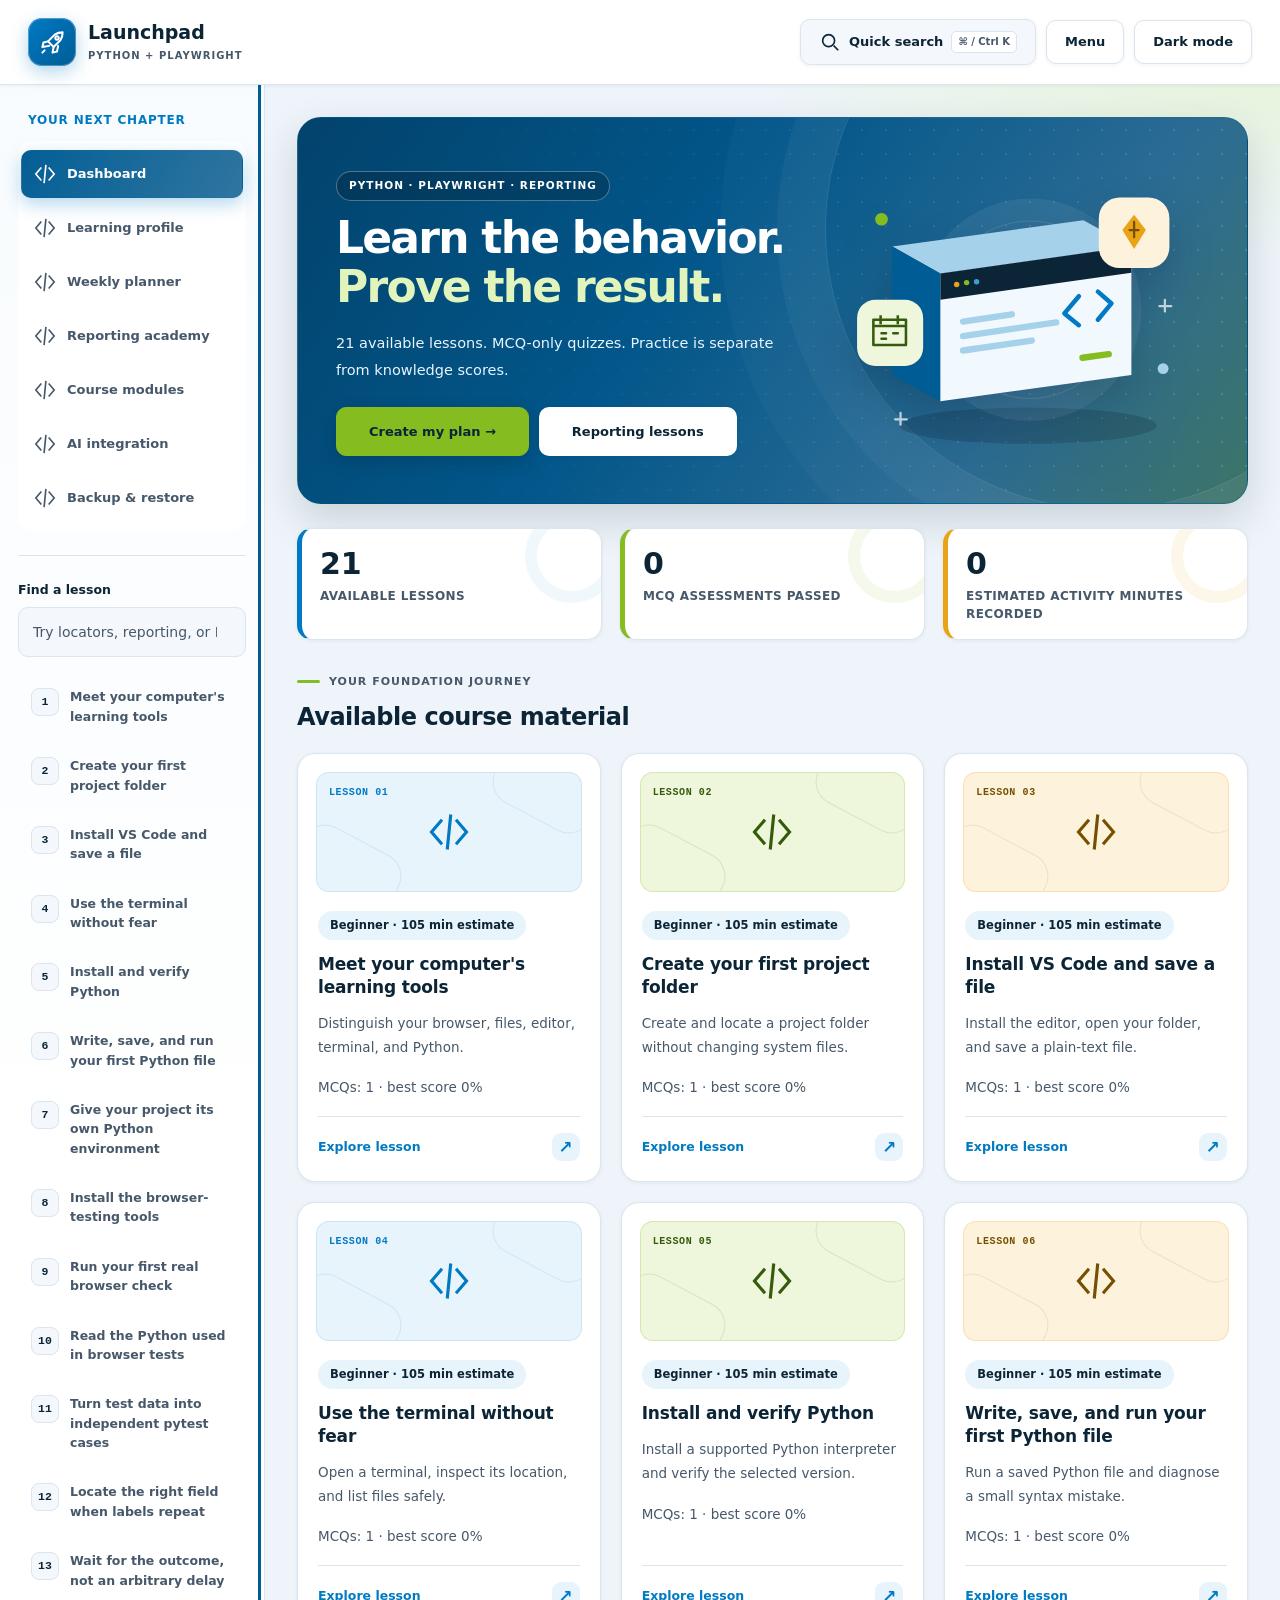
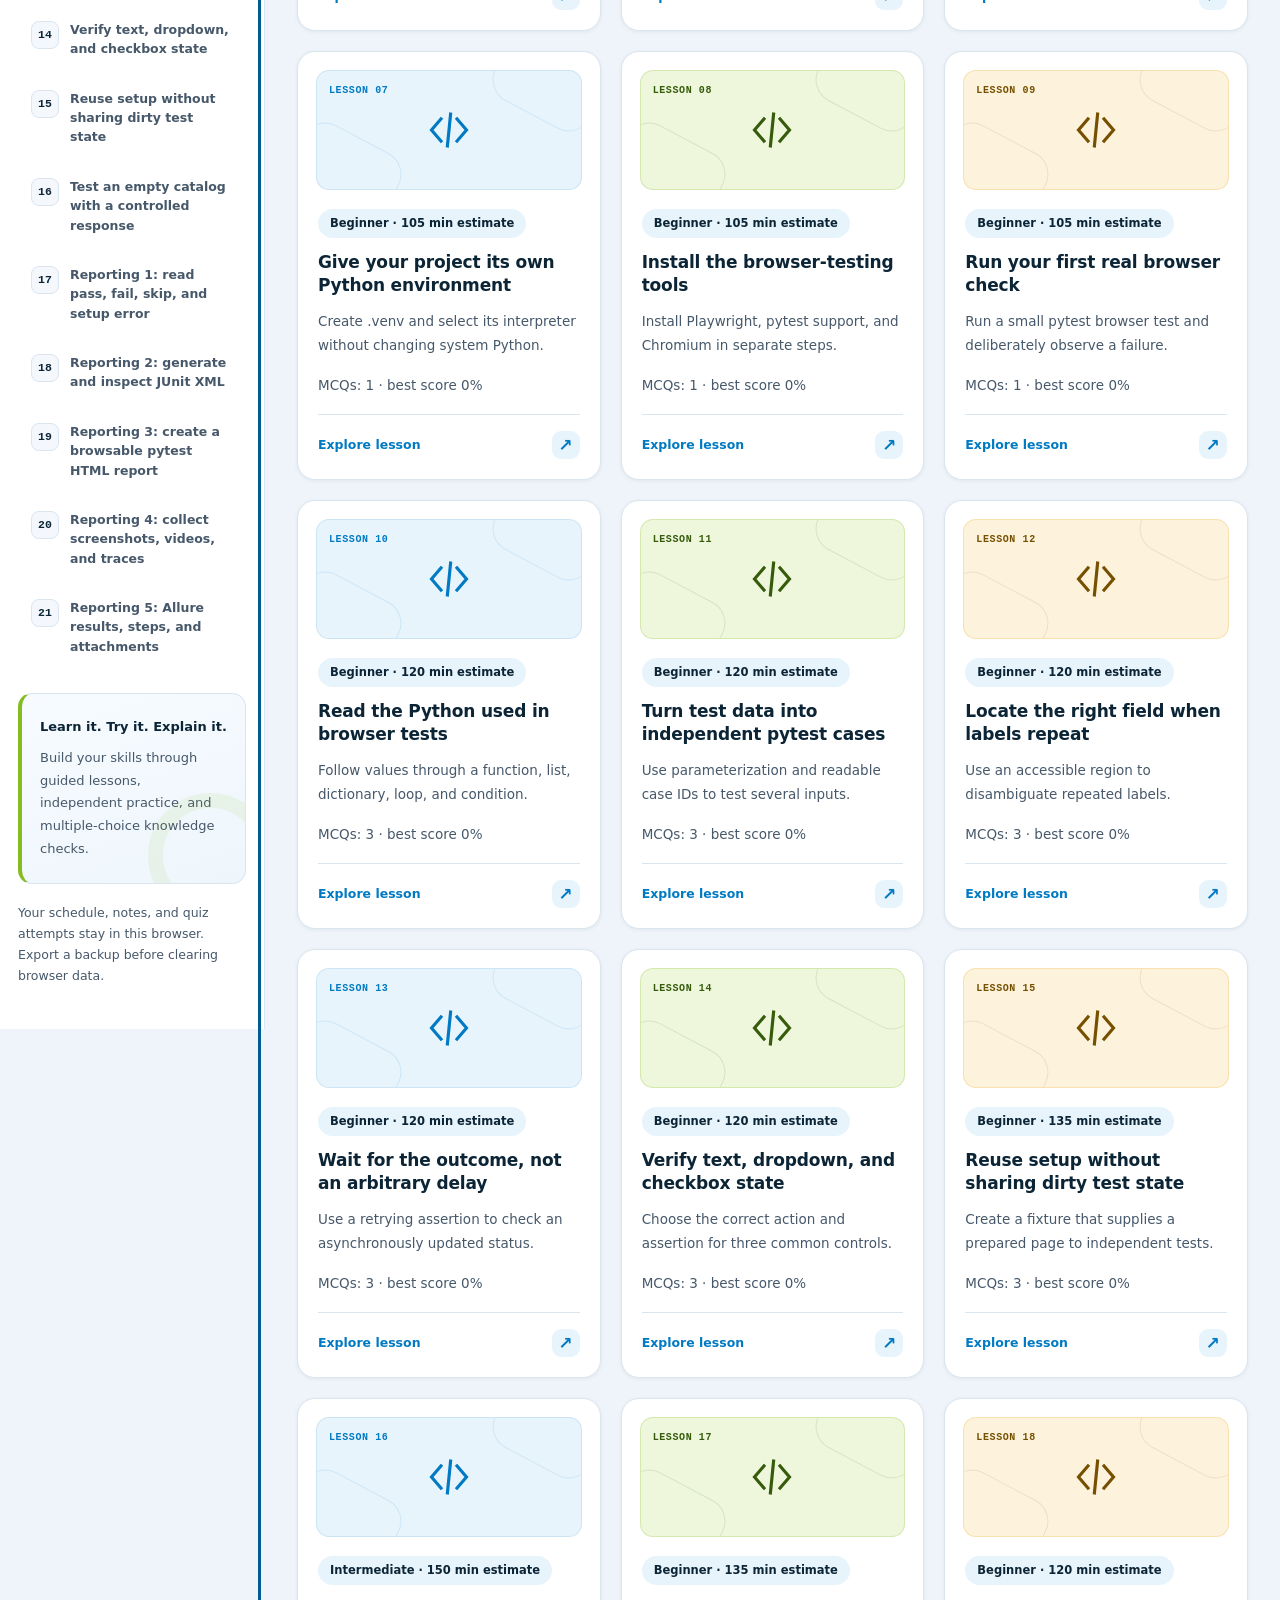
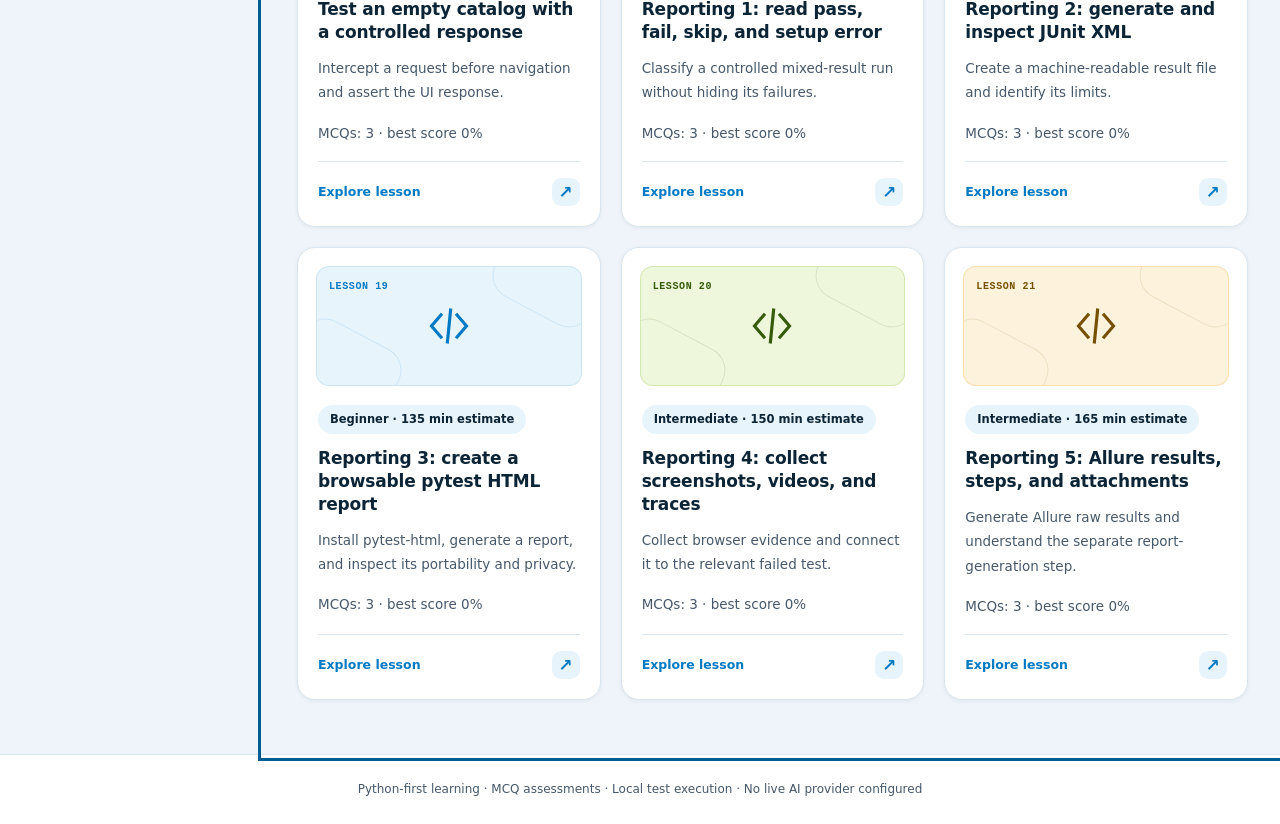
<file: index.html>
<!doctype html>
<html lang="en">
<head>
  <meta charset="utf-8">

  <meta name="viewport" content="width=device-width, initial-scale=1">

  <meta name="color-scheme" content="light dark">

  <meta
    name="description"
    content="Learn Python and Playwright through guided lessons, practical exercises, MCQ assessments, a personalized weekly planner, and reporting tutorials."
  >

  <title>Launchpad — Python &amp; Playwright Academy</title>

  <!-- Base blue/green design system -->
  <link rel="stylesheet" href="./styles.css">

  <!-- Visual enhancements -->
  <link rel="stylesheet" href="./experience.css">

  <!--
    Keep this order:
    1. Original foundation lessons
    2. Expanded lessons and MCQ data
    3. Planner and progress migration
    4. Application interface
    5. Visual enhancements and quick search
  -->
  <script src="./content.js" defer></script>
  <script src="./curriculum.js" defer></script>
  <script src="./planner.js" defer></script>
  <script src="./app.js" defer></script>
  <script src="./experience.js" defer></script>
</head>

<body>
  <a class="skip" href="#main">Skip to content</a>

  <!-- Header -->
  <header class="topbar">
    <a href="#dashboard" class="brand" aria-label="Launchpad home">
      <span class="brand-icon" aria-hidden="true">
        <svg
          viewBox="0 0 24 24"
          fill="none"
          stroke="currentColor"
          stroke-width="1.8"
          stroke-linecap="round"
          stroke-linejoin="round"
          focusable="false"
        >
          <path d="M14 5c3-2 5-2 7-2 0 2 0 4-2 7l-6 6-5-5 6-6Z"/>
          <path d="m8 11-4 1-1 4 6-1m4 1-1 5 4-1 1-5M5 19l-2 2"/>
          <circle cx="16" cy="8" r="1.5"/>
        </svg>
      </span>

      <span>
        Launchpad
        <small>PYTHON + PLAYWRIGHT</small>
      </span>
    </a>

    <div class="actions">
      <button
        id="quick-open"
        type="button"
        aria-haspopup="dialog"
        aria-controls="quick-dialog"
      >
        <svg
          class="icon"
          viewBox="0 0 24 24"
          fill="none"
          stroke="currentColor"
          stroke-width="1.8"
          aria-hidden="true"
          focusable="false"
        >
          <circle cx="10.5" cy="10.5" r="6.5"/>
          <path d="m16 16 5 5"/>
        </svg>

        <span>Quick search</span>

        <kbd class="shortcut-hint" aria-hidden="true">
          ⌘ / Ctrl K
        </kbd>
      </button>

      <button
        id="menu"
        type="button"
        aria-controls="sidebar"
        aria-expanded="true"
      >
        Menu
      </button>

      <button id="theme" type="button">
        Dark mode
      </button>
    </div>
  </header>

  <!--
    Visual reading-position indicator.
    This does not represent quiz or lesson completion.
  -->
  <div
    class="reading-track"
    id="reading-track"
    hidden
    aria-hidden="true"
  >
    <span id="reading-fill"></span>
  </div>

  <!-- Application layout -->
  <div class="layout" id="layout">

    <!-- Sidebar content is populated by app.js -->
    <aside id="sidebar">
      <p class="eyebrow">YOUR NEXT CHAPTER</p>

      <nav
        id="navigation"
        aria-label="Main navigation"
      ></nav>

      <hr>

      <label for="search">Find a lesson</label>

      <input
        id="search"
        type="search"
        placeholder="Try locators, reporting, or Python"
        autocomplete="off"
      >

      <nav
        id="lessons"
        aria-label="Available course lessons"
      ></nav>

      <section class="side-note">
        <strong>Learn it. Try it. Explain it.</strong>

        <p>
          Build your skills through guided lessons, independent practice,
          and multiple-choice knowledge checks.
        </p>
      </section>

      <p class="muted small">
        Your schedule, notes, and quiz attempts stay in this browser.
        Export a backup before clearing browser data.
      </p>
    </aside>

    <!-- Pages and lessons are rendered here by app.js -->
    <main id="main" tabindex="-1">
      <noscript>
        <section class="card">
          <h1>Enable JavaScript</h1>

          <p>
            Launchpad needs JavaScript to display lessons, generate your
            weekly planner, and save learning progress.
          </p>

          <p>
            Enable JavaScript in your browser, then reload this page.
          </p>
        </section>
      </noscript>
    </main>
  </div>

  <footer>
    Python-first learning · MCQ assessments · Local test execution
    · No live AI provider configured
  </footer>

  <!-- Back-to-top control -->
  <button
    id="back-top"
    class="back-top"
    type="button"
    aria-label="Back to top"
    hidden
  >
    <svg
      viewBox="0 0 24 24"
      fill="none"
      stroke="currentColor"
      stroke-width="2"
      stroke-linecap="round"
      stroke-linejoin="round"
      aria-hidden="true"
      focusable="false"
    >
      <path d="M12 20V4m-6 6 6-6 6 6"/>
    </svg>
  </button>

  <!-- Quick-search dialog -->
  <dialog
    id="quick-dialog"
    class="quick-dialog"
    aria-labelledby="quick-title"
    aria-describedby="quick-description"
  >
    <div class="quick-header">
      <div>
        <p class="eyebrow">FIND YOUR NEXT STEP</p>
        <h2 id="quick-title">Where would you like to go?</h2>
      </div>

      <button
        id="quick-close"
        type="button"
        aria-label="Close quick search"
      >
        Close
      </button>
    </div>

    <p id="quick-description" class="small muted">
      Search lesson names, learning outcomes, or pages.
      Use Tab to reach a result and Enter to open it.
      Press Escape to close.
    </p>

    <label for="quick-input">Search the academy</label>

    <input
      id="quick-input"
      type="search"
      placeholder="Try fixtures, HTML reports, or planner"
      autocomplete="off"
      autofocus
    >

    <p
      id="quick-count"
      class="small muted"
      role="status"
      aria-live="polite"
    ></p>

    <nav
      id="quick-results"
      aria-label="Quick search results"
    ></nav>
  </dialog>

  <!-- Application notifications -->
  <div
    id="notice"
    role="status"
    aria-live="polite"
  ></div>
</body>
</html>
</file>
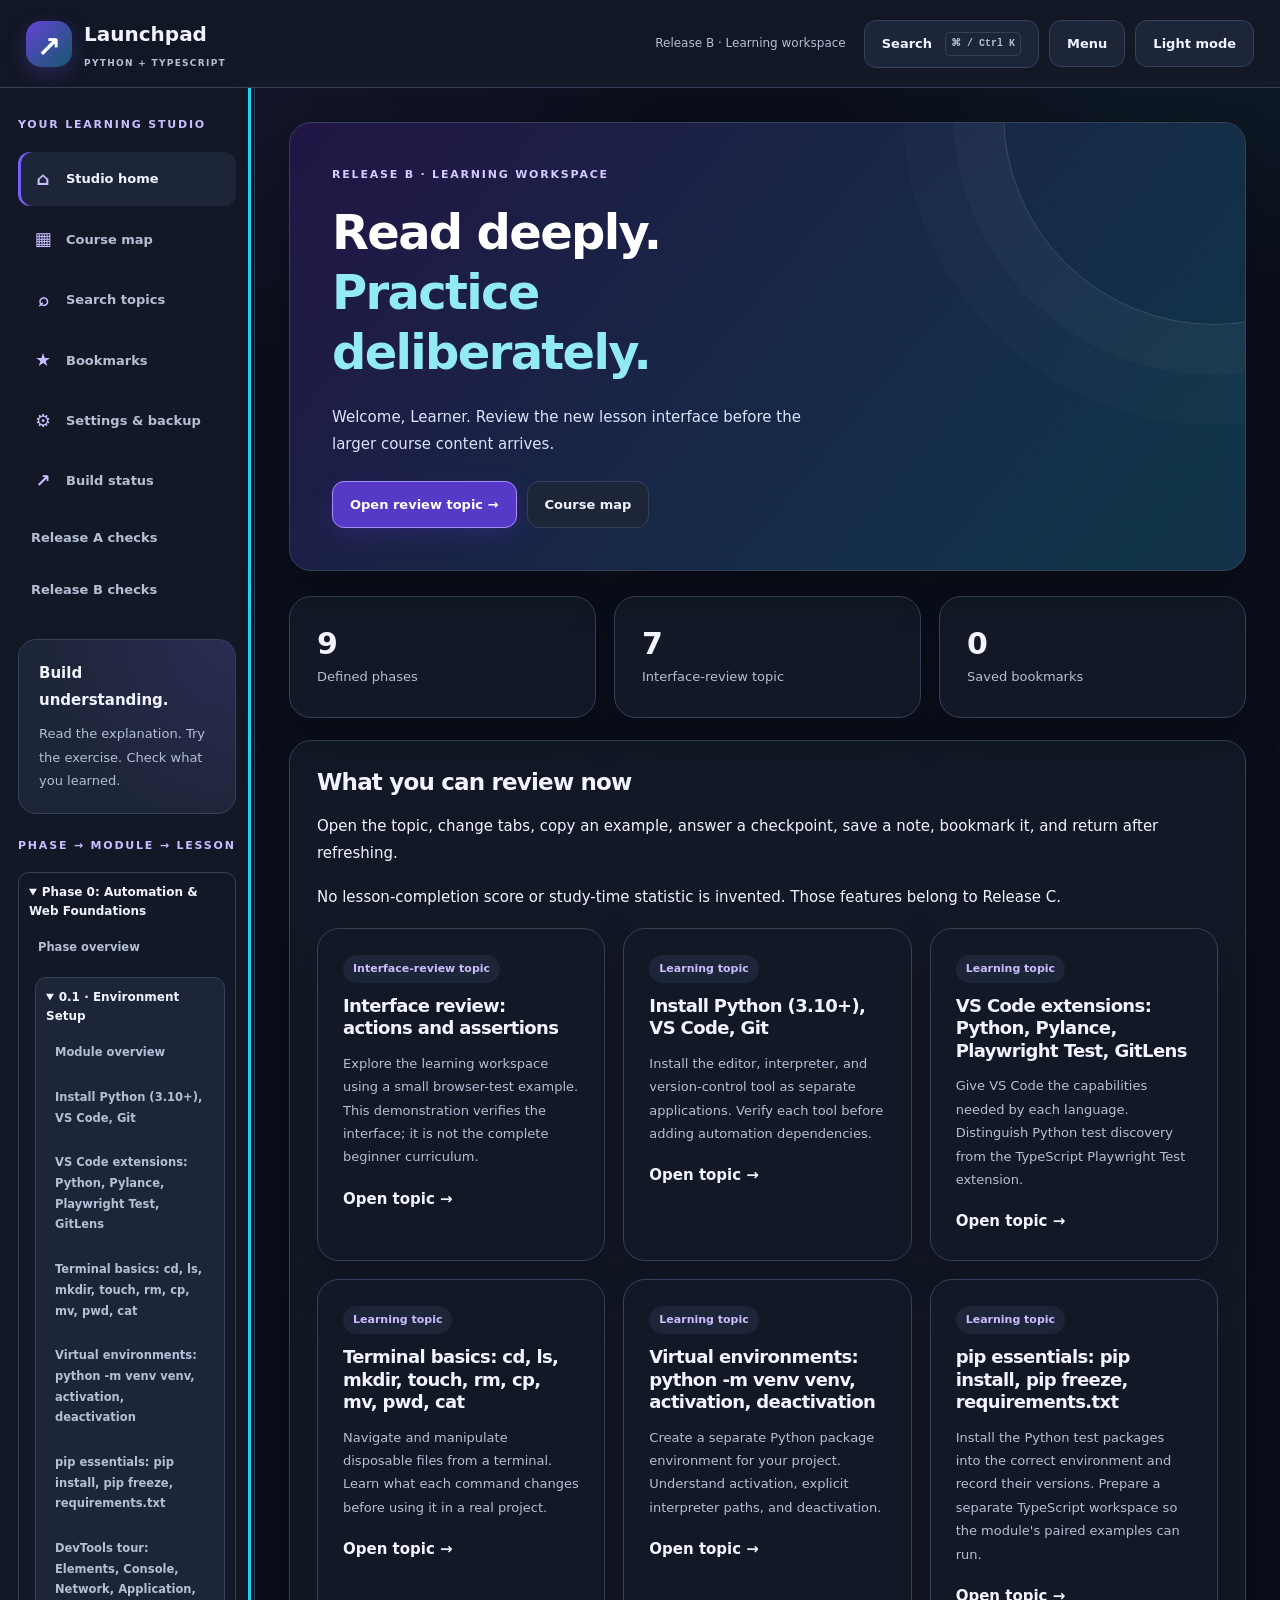
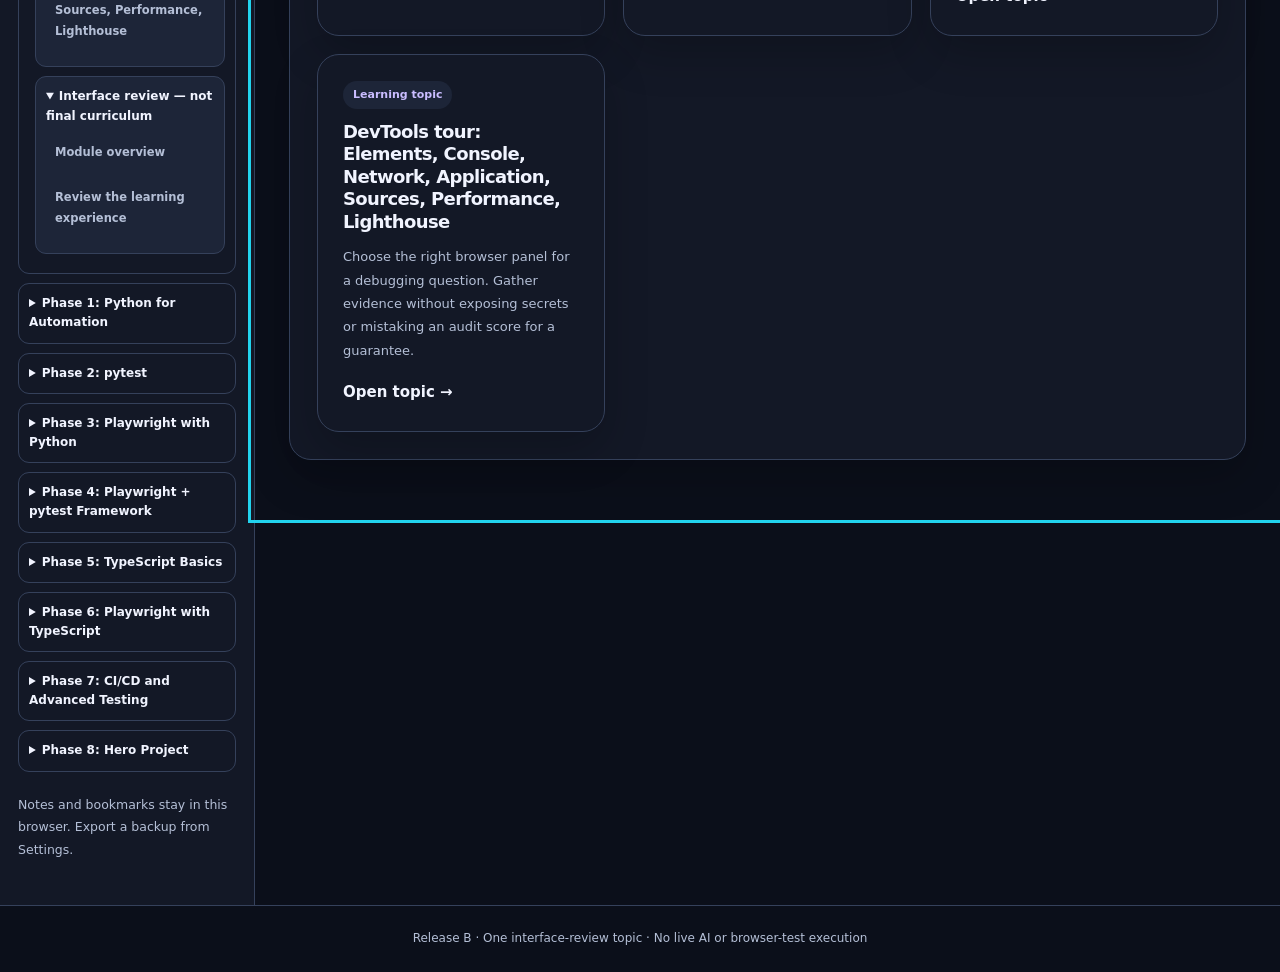
<file: next-academy/index.html>
<!doctype html>
<html lang="en" data-theme="dark">
<head>
  <meta charset="utf-8">
  <meta name="viewport" content="width=device-width,initial-scale=1">
  <meta name="color-scheme" content="dark light">
  <meta name="description"
        content="A structured Python and TypeScript learning studio.">

  <title>Launchpad — Learning Studio</title>

  <link rel="stylesheet" href="./styles.css">
  <link rel="stylesheet" href="./learning.css">
  <script type="module" src="./app.js"></script>
</head>

<body>
  <a class="skip-link" href="#main">Skip to main content</a>

  <header class="topbar">
    <a class="brand" href="#/">
      <span class="brand-mark" aria-hidden="true">↗</span>
      <span>Launchpad<small>PYTHON + TYPESCRIPT</small></span>
    </a>

    <div class="header-actions">
      <span class="release-label">Release B · Learning workspace</span>

      <button id="search-open" type="button"
              aria-haspopup="dialog" aria-controls="search-dialog">
        Search <kbd aria-hidden="true">⌘ / Ctrl K</kbd>
      </button>

      <button id="menu-toggle" type="button"
              aria-controls="sidebar" aria-expanded="true">
        Menu
      </button>

      <button id="theme-toggle" type="button">Light mode</button>
    </div>
  </header>

  <div class="app-layout" id="app-layout">
    <aside id="sidebar">
      <p class="eyebrow">YOUR LEARNING STUDIO</p>
      <nav id="navigation" aria-label="Main navigation"></nav>

      <section class="sidebar-note">
        <strong>Build understanding.</strong>
        <p>Read the explanation. Try the exercise. Check what you learned.</p>
      </section>

      <div id="course-tree"></div>

      <p class="small muted">
        Notes and bookmarks stay in this browser.
        Export a backup from Settings.
      </p>
    </aside>

    <main id="main" tabindex="-1">
      <section class="card" role="status">
        <div class="skeleton"></div>
        <div class="skeleton short"></div>
        <p>Opening your learning studio…</p>
      </section>

      <noscript>
        <section class="card">
          <h1>JavaScript is required</h1>
          <p>Enable JavaScript to use this application.</p>
        </section>
      </noscript>
    </main>
  </div>

  <footer>
    Release B · One interface-review topic · No live AI or browser-test execution
  </footer>

  <dialog id="search-dialog"
          aria-labelledby="search-title"
          aria-describedby="search-help">
    <div class="dialog-heading">
      <h2 id="search-title">Find your next topic</h2>
      <button id="search-close" type="button">Close</button>
    </div>

    <p id="search-help" class="small muted">
      Search titles, summaries, and tags.
      Use Tab to reach a result, Enter to open it, and Escape to close.
    </p>

    <label for="quick-search">Search the studio</label>
    <input id="quick-search" type="search"
           autocomplete="off" placeholder="Try assertion" autofocus>

    <p id="quick-count" class="small muted" role="status"></p>
    <nav id="quick-results" aria-label="Search results"></nav>
  </dialog>

  <div id="toast" role="status" aria-live="polite"></div>
</body>
</html>
</file>
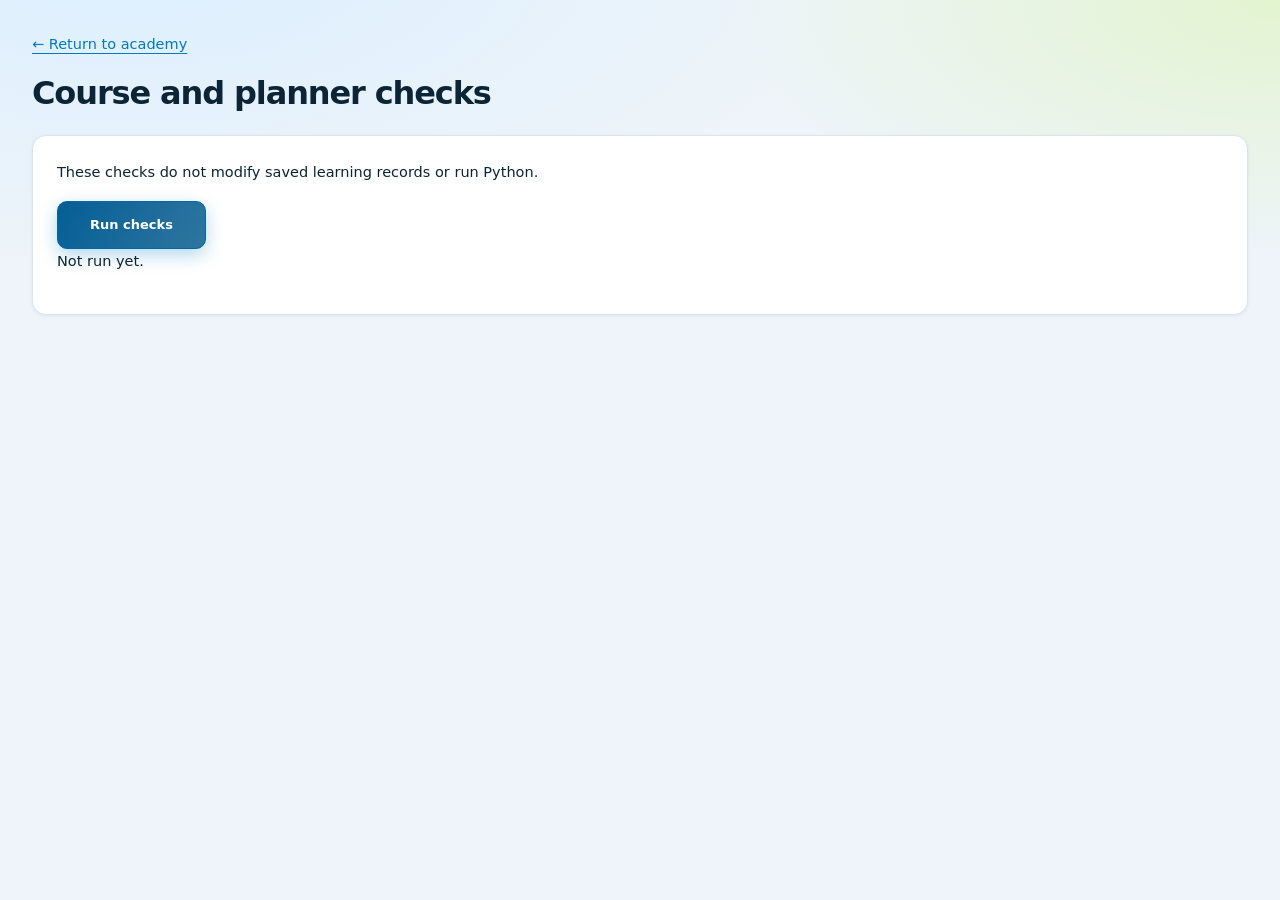
<file: checks.html>
<!doctype html>
<html lang="en">
<head>
  <meta charset="utf-8">
  <meta name="viewport" content="width=device-width,initial-scale=1">
  <title>Launchpad course verification</title>
  <link rel="stylesheet" href="./styles.css">
  <script src="./content.js" defer></script>
  <script src="./curriculum.js" defer></script>
  <script src="./planner.js" defer></script>
</head>
<body>
  <main>
    <p><a href="./index.html#backup">← Return to academy</a></p>
    <h1>Course and planner checks</h1>
    <section class="card">
      <p>These checks do not modify saved learning records or run Python.</p>
      <button id="run" class="primary" type="button">Run checks</button>
      <p id="summary" role="status">Not run yet.</p>
      <ol id="results"></ol>
    </section>
  </main>

  <script>
    document.addEventListener("DOMContentLoaded", () => {
      const button = document.getElementById("run");
      const summary = document.getElementById("summary");
      const output = document.getElementById("results");

      button.addEventListener("click", () => {
        output.replaceChildren();
        const results = [];
        const assert = (value, message) => {
          if (!value) throw new Error(message);
        };
        const test = (name, callback) => {
          try {
            callback();
            results.push({ name, pass: true });
          } catch (error) {
            results.push({ name, pass: false, error: String(error.message || error) });
          }
        };

        try {
          const P = window.Planner;
          const C = window.COURSE;
          if (!P?.restore || C?.catalogVersion !== 2) {
            throw new Error("Load the matching content.js, curriculum.js, and planner.js files.");
          }
          const all = P.tasks(C.lessons);
          const profile = {
            os: "windows", experience: "new", goal: "personal",
            start: "2026-09-28", minutes: 30, days: [1, 3, 5]
          };

          test("There are 21 unique delivered lessons", () => {
            assert(C.lessons.length === 21, "Unexpected lesson count.");
            assert(new Set(C.lessons.map(l => l.id)).size === 21, "Duplicate lesson IDs.");
          });

          test("Every MCQ has four options and four explanations", () => {
            for (const lesson of C.lessons) {
              assert(lesson.quiz.length > 0, "Missing quiz.");
              for (const q of lesson.quiz) {
                assert(q.options.length === 4, "Not four choices.");
                assert(q.explanations.length === 4, "Missing option explanation.");
                assert(Number.isInteger(q.answer) && q.answer >= 0 && q.answer < 4, "Invalid answer.");
              }
            }
          });

          test("All prerequisites refer to earlier delivered lessons", () => {
            C.lessons.forEach((lesson, index) => {
              for (const id of lesson.requires || []) {
                const earlier = C.lessons.findIndex(l => l.id === id);
                assert(earlier >= 0 && earlier < index, "Invalid prerequisite order.");
              }
            });
          });

          test("Variable estimates create matching activity minutes", () => {
            const minutes = C.lessons.reduce((sum, l) =>
              sum + l.duration.reduce((a, b) => a + b, 0), 0);
            assert(all.length * 15 === minutes, "Duration mismatch.");
            assert(new Set(all.map(t => t.id)).size === all.length, "Duplicate task IDs.");
          });

          test("Schedule respects selected days and daily capacity", () => {
            const plan = P.schedule(all, profile, {}, profile.start);
            const counts = {};
            for (const task of all) {
              const day = plan[task.id];
              assert(profile.days.includes(P.date(day).getUTCDay()), "Wrong weekday.");
              counts[day] = (counts[day] || 0) + task.minutes;
            }
            assert(Object.values(counts).every(n => n <= 30), "Daily capacity exceeded.");
          });

          test("Schedule preserves activity ordering", () => {
            const plan = P.schedule(all, profile, {}, profile.start);
            for (let i = 1; i < all.length; i++) {
              assert(plan[all[i].id] >= plan[all[i - 1].id], "Activities reordered.");
            }
          });

          test("Completed work survives catch-up scheduling", () => {
            const done = { [all[0].id]: "2026-09-28" };
            const plan = P.schedule(all, profile, done, "2026-10-05");
            assert(plan[all[0].id] === "2026-09-28", "Completed date changed.");
            assert(plan[all[1].id] >= "2026-10-05", "Pending work left behind.");
          });

          test("Migration preserves notes but does not invent quiz passes", () => {
            const old = {
              schema: 1, profile, theme: "dark", last: "computer-map",
              done: { "computer-map:learn": "2026-09-28", "computer-map:check": "2026-09-28" },
              work: { "computer-map": { notes: "Keep me", draft: "My draft", evidence: "My observation", answer: 1 } }
            };
            const migrated = P.migrate(old, C.lessons, "2026-10-05");
            assert(migrated.work["computer-map"].notes === "Keep me", "Notes lost.");
            assert(migrated.work["computer-map"].legacyEvidence === "My observation", "Observation lost.");
            assert(migrated.work["computer-map"].attempts.length === 0, "Invented quiz attempt.");
            assert(migrated.done["computer-map:learn:1"], "Reading completion lost.");
            assert(!migrated.done["computer-map:quiz:1"], "Invented quiz pass.");
            P.validate(migrated, C.lessons);
          });

          test("Backup validation rejects fabricated quiz completion", () => {
            const state = P.empty();
            state.profile = profile;
            state.plan = P.schedule(all, profile, {}, profile.start);
            state.done["computer-map:quiz:1"] = profile.start;
            let rejected = false;
            try { P.validate(state, C.lessons); } catch { rejected = true; }
            assert(rejected, "Quiz completion accepted without passing attempt.");
          });

          test("Quiz scoring uses the actual answer key", () => {
            const lesson = C.lessons.find(l => l.id === "report-html");
            assert(P.score(lesson, lesson.quiz.map(q => q.answer)) === 100, "Perfect answer set not recognized.");
            assert(P.score(lesson, lesson.quiz.map(q => (q.answer + 1) % 4)) === 0, "Wrong answers scored as correct.");
          });

          test("Calendar excludes completed blocks", () => {
            const subset = all.slice(0, 2);
            const plan = P.schedule(subset, profile, {}, profile.start);
            const text = P.calendar(subset, plan, { [subset[0].id]: profile.start });
            assert((text.match(/BEGIN:VEVENT/g) || []).length === 1, "Incorrect event count.");
            assert(text.includes("DTEND;VALUE=DATE:20260929"), "Incorrect all-day end.");
          });

          test("Invalid dates and empty study-day selections are rejected", () => {
            let dateRejected = false, daysRejected = false;
            try { P.date("2026-02-30"); } catch { dateRejected = true; }
            try { P.profile({ ...profile, days: [] }); } catch { daysRejected = true; }
            assert(dateRejected && daysRejected, "Invalid input accepted.");
          });

          for (const result of results) {
            const item = document.createElement("li");
            item.textContent = (result.pass ? "PASS — " : "FAIL — ") +
              result.name + (result.error ? ": " + result.error : "");
            output.append(item);
          }
          summary.textContent = `${results.filter(r => r.pass).length}/${results.length} checks passed in this browser.`;
        } catch (error) {
          summary.textContent = "Checks could not run: " + String(error.message || error);
        }
      });
    });
  </script>
</body>
</html>
</file>
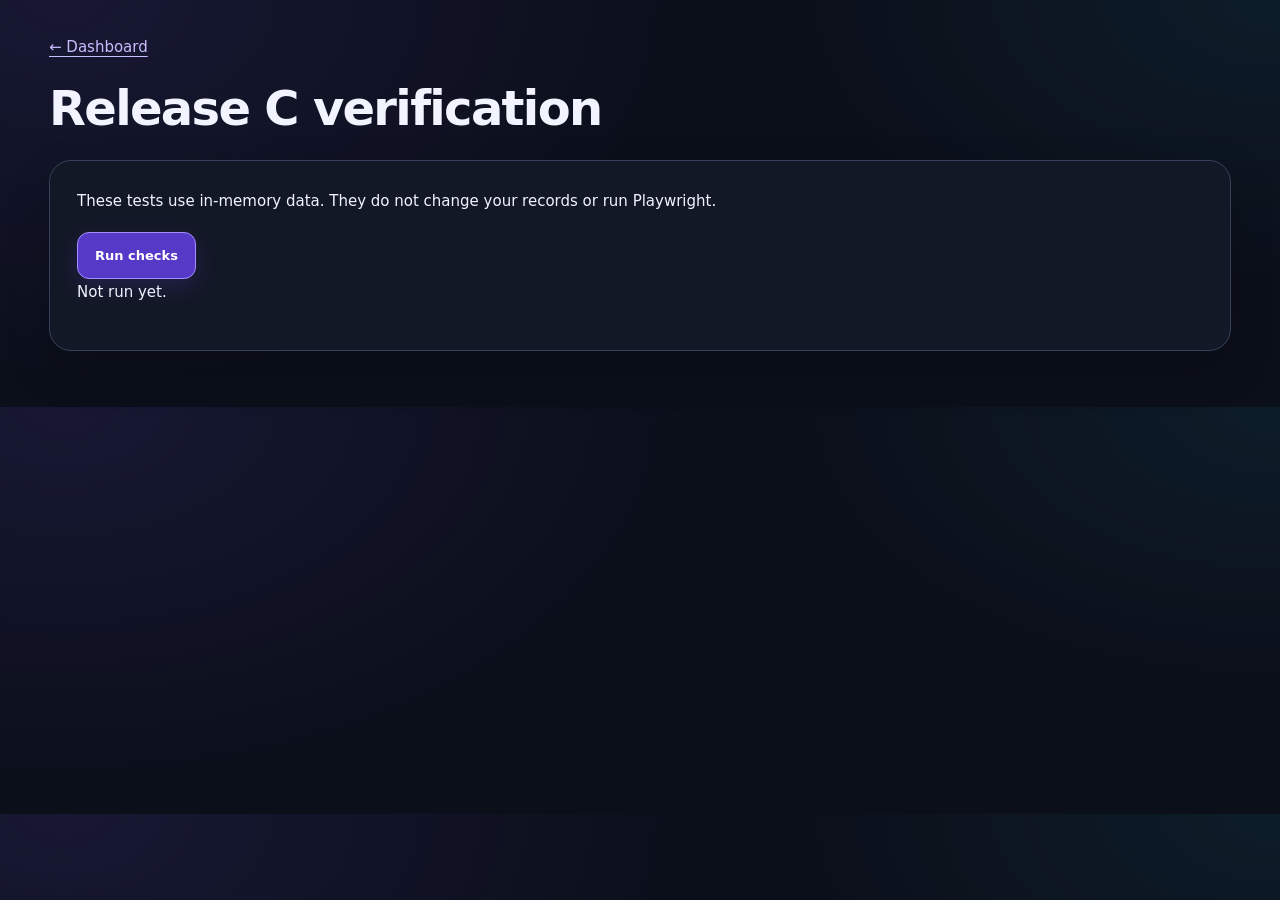
<file: next-academy/activity-checks.html>
<!doctype html>
<html lang="en" data-theme="dark">
<head>
  <meta charset="utf-8">
  <meta name="viewport" content="width=device-width,initial-scale=1">
  <title>Launchpad — Release C Checks</title>
  <link rel="stylesheet" href="./styles.css">
</head>
<body>
  <main>
    <p><a href="./index.html#/">← Dashboard</a></p>
    <h1>Release C verification</h1>
    <section class="card">
      <p>These tests use in-memory data. They do not change your records or run Playwright.</p>
      <button id="run" class="primary" type="button">Run checks</button>
      <p id="summary" role="status">Not run yet.</p>
      <ol id="results"></ol>
    </section>
  </main>

  <script type="module">
    const button = document.getElementById("run");
    const summary = document.getElementById("summary");
    const list = document.getElementById("results");

    button.onclick = async () => {
      button.disabled = true;
      list.replaceChildren();
      summary.textContent = "Running…";

      try {
        const P = await import("./activity.js");
        const { course } = await import("./course.js");

        const fixture = {
          ...course,
          topics: [
            { ...course.topics[0], id: "fixture-one", estimatedMinutes: 95, order: 0 },
            { ...course.topics[0], id: "fixture-two", estimatedMinutes: 50, order: 1 }
          ]
        };

        const settings = { start: "2026-09-28", days: [1, 3, 5], minutes: 30 };
        const now = () => "2026-10-10";
        const outcomes = [];

        function assert(value, message) {
          if (!value) throw new Error(message);
        }

        function rejects(callback) {
          let rejected = false;
          try { callback(); } catch { rejected = true; }
          assert(rejected, "Expected rejection.");
        }

        function memory() {
          const map = new Map();
          return {
            getItem: key => map.has(key) ? map.get(key) : null,
            setItem: (key, value) => map.set(key, String(value)),
            removeItem: key => map.delete(key)
          };
        }

        function test(name, action) {
          try {
            action();
            outcomes.push({ name, ok: true });
          } catch (error) {
            outcomes.push({ name, ok: false, error: String(error.message || error) });
          }
        }

        test("Impossible dates are rejected", () => {
          rejects(() => P.parseDay("2026-02-30"));
        });

        test("Leap days and Monday boundaries are correct", () => {
          assert(P.addDays("2028-02-28", 1) === "2028-02-29", "Leap day mismatch.");
          assert(P.monday("2027-01-01") === "2026-12-28", "Monday mismatch.");
        });

        test("Planner distributes all estimated minutes", () => {
          const plan = P.buildPlan(fixture, settings, {});
          assert(plan.entries.reduce((n, x) => n + x.minutes, 0) === 145, "Lost minutes.");
          assert(plan.entries.some(x => x.minutes === 5), "Remainder block missing.");
        });

        test("Planner respects weekdays and capacity", () => {
          const plan = P.buildPlan(fixture, settings, {});
          const counts = {};
          for (const entry of plan.entries) {
            assert(settings.days.includes(P.parseDay(entry.date).getUTCDay()), "Wrong study day.");
            counts[entry.date] = (counts[entry.date] || 0) + entry.minutes;
          }
          assert(Object.values(counts).every(n => n <= 30), "Daily capacity exceeded.");
        });

        test("Planner excludes completed topics and keeps curriculum order", () => {
          const plan = P.buildPlan(fixture, settings, { "fixture-one": "2026-09-28" });
          assert(plan.entries.every(x => x.topicId === "fixture-two"), "Completed topic rescheduled.");

          const full = P.buildPlan(fixture, settings, {});
          const firstSecond = full.entries.findIndex(x => x.topicId === "fixture-two");
          assert(full.entries.slice(firstSecond).every(x => x.topicId === "fixture-two"), "Topic order reversed.");
        });

        test("Empty study-day selection is rejected", () => {
          rejects(() => P.buildPlan(fixture, { ...settings, days: [] }, {}));
        });

        test("Repeated check-ins do not invent minutes", () => {
          const store = P.createActivityStore(memory(), fixture, now);
          store.checkIn();
          store.checkIn();
          assert(Object.keys(store.get().days).length === 1, "Duplicate days.");
          assert(store.get().days[now()].minutes === 0, "Invented minutes.");
        });

        test("Repeated completion is idempotent", () => {
          const store = P.createActivityStore(memory(), fixture, now);
          store.mark("fixture-one", "completed", true);
          store.mark("fixture-one", "completed", true);
          assert(Object.keys(store.get().completed).length === 1, "Duplicate completions.");
        });

        test("Saving daily minutes replaces rather than adds", () => {
          const store = P.createActivityStore(memory(), fixture, now);
          store.setDay(now(), { ...P.blankDay(), minutes: 30 });
          store.setDay(now(), { ...P.blankDay(), minutes: 45 });
          assert(store.get().days[now()].minutes === 45, "Minutes were added.");
        });

        test("Streak allows yesterday but breaks after a missed day", () => {
          const state = P.emptyActivity();
          for (const day of ["2026-10-07", "2026-10-08", "2026-10-09"]) {
            state.days[day] = { ...P.blankDay(), checkedIn: true };
          }
          assert(P.streaks(state, "2026-10-10").current === 3, "Yesterday grace mismatch.");
          assert(P.streaks(state, "2026-10-11").current === 0, "Missed day not detected.");
          assert(P.streaks(state, "2026-10-11").longest === 3, "Longest lost.");
        });

        test("Notes alone do not create a streak", () => {
          const state = P.emptyActivity();
          state.days[now()] = { ...P.blankDay(), notes: "Only a note" };
          assert(P.streaks(state, now()).current === 0, "Notes created activity.");
        });

        test("A lesson completes only when all its topics complete", () => {
          const state = P.emptyActivity();
          state.completed["fixture-one"] = "2026-10-09";
          assert(P.dailyMetrics(state, fixture, "2026-10-09").lessonsCompleted === 0, "Lesson completed early.");
          state.completed["fixture-two"] = "2026-10-10";
          assert(P.dailyMetrics(state, fixture, "2026-10-10").lessonsCompleted === 1, "Lesson completion missing.");
        });

        test("Future logs and unknown topic records are rejected", () => {
          const store = P.createActivityStore(memory(), fixture, now);
          rejects(() => store.setDay("2026-10-11", P.blankDay()));
          rejects(() => store.mark("unknown", "completed", true));
        });

        test("Backup round-trip preserves schedule and notes", () => {
          const store = P.createActivityStore(memory(), fixture, now);
          store.setPlan(settings);
          store.setDay(now(), { ...P.blankDay(), minutes: 25, notes: "Keep this." });
          const clean = P.validateActivity(JSON.parse(JSON.stringify(store.get())), fixture, now());
          assert(clean.days[now()].notes === "Keep this.", "Notes lost.");
          assert(clean.plan.entries.length === store.get().plan.entries.length, "Schedule lost.");
        });

        test("Corrupt storage is not overwritten automatically", () => {
          const storage = memory();
          storage.setItem(P.ACTIVITY_KEY, "{broken");
          const store = P.createActivityStore(storage, fixture, now);
          assert(store.status().blocked, "Corruption not blocked.");
          rejects(() => store.checkIn());
          assert(storage.getItem(P.ACTIVITY_KEY) === "{broken", "Corrupt data overwritten.");
        });

        test("Failed writes do not change in-memory records", () => {
          const storage = memory();
          const store = P.createActivityStore(storage, fixture, now);
          storage.setItem = () => { throw new Error("Simulated quota error"); };
          rejects(() => store.checkIn());
          assert(Object.keys(store.get().days).length === 0, "Failed write appeared saved.");
        });

        test("A stale tab cannot overwrite another tab's activity", () => {
          const storage = memory();
          const first = P.createActivityStore(storage, fixture, now);
          const second = P.createActivityStore(storage, fixture, now);
          first.checkIn();
          rejects(() => second.mark("fixture-one", "completed", true));
        });

        test("Achievements derive from current records and can relock", () => {
          const state = P.emptyActivity();
          state.completed["fixture-one"] = now();
          assert(P.achievementStatus(state).find(a => a.id === "first-topic").unlockedAt === now(), "Badge missing.");
          delete state.completed["fixture-one"];
          assert(P.achievementStatus(state).find(a => a.id === "first-topic").unlockedAt === null, "Badge did not relock.");
        });

        test("Calendar excludes completed topics", () => {
          const state = P.emptyActivity();
          state.plan = P.buildPlan(fixture, settings, {});
          state.completed["fixture-one"] = now();
          const calendar = P.calendarExport(state, fixture);
          const expected = state.plan.entries.filter(x => x.topicId === "fixture-two").length;
          assert((calendar.match(/BEGIN:VEVENT/g) || []).length === expected, "Wrong calendar event count.");
          assert(calendar.endsWith("\r\n"), "Missing final line ending.");
        });

        test("Reset affects only Release C storage", () => {
          const storage = memory();
          storage.setItem("release-b-notes", "keep");
          const store = P.createActivityStore(storage, fixture, now);
          store.checkIn();
          store.reset();
          assert(storage.getItem("release-b-notes") === "keep", "Other storage erased.");
          assert(storage.getItem(P.ACTIVITY_KEY) === null, "Activity key remains.");
        });

        for (const outcome of outcomes) {
          const li = document.createElement("li");
          li.className = outcome.ok ? "status-pass" : "status-fail";
          li.textContent = (outcome.ok ? "PASS — " : "FAIL — ") +
            outcome.name + (outcome.error ? ": " + outcome.error : "");
          list.append(li);
        }

        summary.textContent =
          `${outcomes.filter(x => x.ok).length}/${outcomes.length} checks passed in this browser.`;
      } catch (error) {
        summary.textContent = "Checks could not run: " + String(error.message || error);
      } finally {
        button.disabled = false;
      }
    };
  </script>
</body>
</html>
</file>
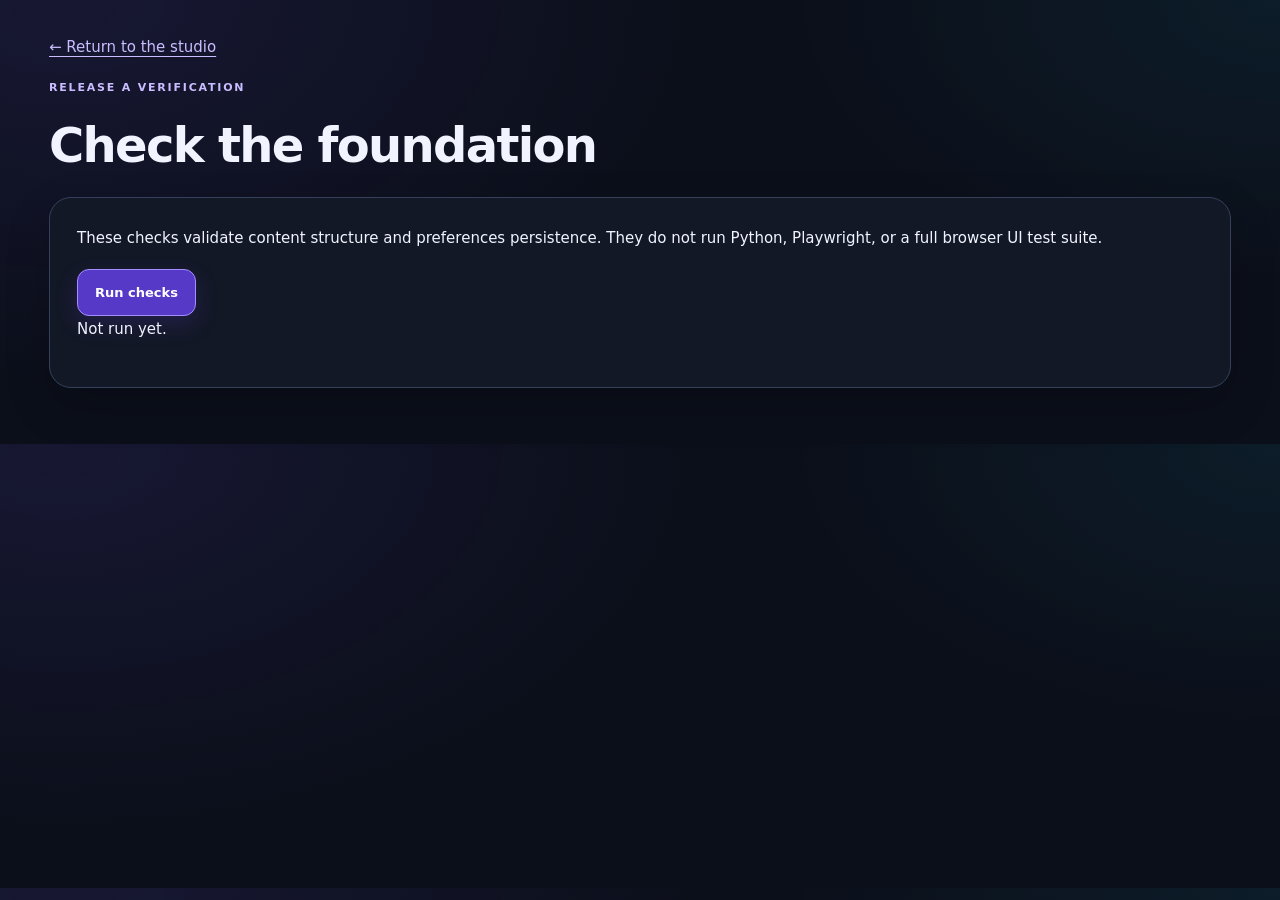
<file: next-academy/checks.html>
<!doctype html>
<html lang="en" data-theme="dark">
<head>
  <meta charset="utf-8">
  <meta name="viewport" content="width=device-width,initial-scale=1">
  <meta name="color-scheme" content="dark light">
  <title>Launchpad — Foundation Checks</title>
  <link rel="stylesheet" href="./styles.css">
</head>

<body>
  <main>
    <p><a href="./index.html#/">← Return to the studio</a></p>

    <p class="eyebrow">RELEASE A VERIFICATION</p>
    <h1>Check the foundation</h1>

    <section class="card">
      <p>
        These checks validate content structure and preferences persistence.
        They do not run Python, Playwright, or a full browser UI test suite.
      </p>

      <button id="run" class="primary" type="button">Run checks</button>

      <p id="summary" role="status">Not run yet.</p>

      <ol id="results"></ol>
    </section>
  </main>

  <script type="module">
    const button = document.getElementById("run");
    const summary = document.getElementById("summary");
    const list = document.getElementById("results");

    button.onclick = async () => {
      button.disabled = true;
      list.replaceChildren();
      summary.textContent = "Running checks…";

      try {
        const [
          { catalog },
          { validateCatalog },
          {
            STORAGE_KEY,
            defaultPreferences,
            validatePreferences,
            createPreferencesStore
          }
        ] = await Promise.all([
          import("./catalog.js"),
          import("./schema.js"),
          import("./store.js")
        ]);

        const outcomes = [];

        const assert = (condition, message) => {
          if (!condition) throw new Error(message);
        };

        const rejects = callback => {
          let rejected = false;
          try {
            callback();
          } catch {
            rejected = true;
          }
          assert(rejected, "Expected the operation to be rejected.");
        };

        const test = (name, callback) => {
          try {
            callback();
            outcomes.push({ name, pass: true });
          } catch (error) {
            outcomes.push({
              name,
              pass: false,
              message: String(error.message || error)
            });
          }
        };

        function memoryStorage() {
          const values = new Map();

          return {
            getItem(key) {
              return values.has(key) ? values.get(key) : null;
            },
            setItem(key, value) {
              values.set(key, String(value));
            },
            removeItem(key) {
              values.delete(key);
            }
          };
        }

        const cloneCatalog = () => JSON.parse(JSON.stringify(catalog));

        test("The Release A catalog passes validation", () => {
          assert(validateCatalog(catalog).length === 0, "Catalog contains errors.");
        });

        test("All nine phases have unique identities", () => {
          assert(catalog.phases.length === 9, "Expected nine phases.");
          assert(new Set(catalog.phases.map(p => p.id)).size === 9, "Duplicate phase IDs.");
          assert(catalog.topics.length === 0, "Release A must not claim installed lessons.");
        });

        test("Duplicate phase IDs are rejected", () => {
          const copy = cloneCatalog();
          copy.phases.push({ ...copy.phases[0] });
          assert(validateCatalog(copy).some(e => e.includes("duplicate id")), "Duplicate accepted.");
        });

        test("A module cannot reference a missing phase", () => {
          const copy = cloneCatalog();
          copy.modules.push({
            id: "test-module",
            title: "Development fixture",
            order: 0,
            phaseId: "missing"
          });
          assert(validateCatalog(copy).some(e => e.includes("unknown phaseId")), "Broken reference accepted.");
        });

        test("An empty published topic is rejected", () => {
          const copy = cloneCatalog();

          copy.modules.push({
            id: "test-module",
            title: "Development fixture",
            order: 0,
            phaseId: "phase-0"
          });

          copy.lessons.push({
            id: "test-lesson",
            title: "Development fixture",
            order: 0,
            moduleId: "test-module"
          });

          copy.topics.push({
            id: "test-topic",
            title: "Development fixture",
            order: 0,
            lessonId: "test-lesson",
            status: "published"
          });

          assert(
            validateCatalog(copy).some(e => e.includes("300–800")),
            "Empty published notes were accepted."
          );
        });

        test("Default preferences are valid", () => {
          const clean = validatePreferences(defaultPreferences());
          assert(clean.theme === "dark", "Dark-first default missing.");
        });

        test("Invalid preference values are rejected", () => {
          rejects(() => validatePreferences({
            ...defaultPreferences(),
            weeklyGoalMinutes: -20
          }));

          rejects(() => validatePreferences({
            ...defaultPreferences(),
            theme: "unknown"
          }));

          rejects(() => validatePreferences({
            ...defaultPreferences(),
            name: " "
          }));
        });

        test("Saved preferences survive store recreation", () => {
          const storage = memoryStorage();
          const first = createPreferencesStore(storage);

          first.save({
            ...first.get(),
            name: "Practice Learner",
            weeklyGoalMinutes: 240
          });

          const second = createPreferencesStore(storage);
          assert(second.get().name === "Practice Learner", "Name not restored.");
          assert(second.get().weeklyGoalMinutes === 240, "Goal not restored.");
        });

        test("Corrupt stored data is preserved and automatic saving is blocked", () => {
          const storage = memoryStorage();
          storage.setItem(STORAGE_KEY, "{broken");

          const store = createPreferencesStore(storage);

          assert(store.status().blocked, "Corrupt data did not block saving.");
          rejects(() => store.save(defaultPreferences()));
          assert(storage.getItem(STORAGE_KEY) === "{broken", "Original data was overwritten.");
        });

        test("A validated explicit restore recovers a blocked store", () => {
          const storage = memoryStorage();
          storage.setItem(STORAGE_KEY, "{broken");

          const store = createPreferencesStore(storage);
          store.restore({
            ...defaultPreferences(),
            name: "Recovered"
          });

          assert(!store.status().blocked, "Restore did not unblock saving.");
          assert(store.get().name === "Recovered", "Restore did not load preferences.");
        });

        test("Reset removes only this application's key", () => {
          const storage = memoryStorage();
          storage.setItem("existing-academy-data", "keep this");

          const store = createPreferencesStore(storage);
          store.save(defaultPreferences());
          store.reset();

          assert(storage.getItem(STORAGE_KEY) === null, "Foundation key remained.");
          assert(storage.getItem("existing-academy-data") === "keep this", "Other data was removed.");
        });

        test("A failed write does not pretend settings were saved", () => {
          const storage = memoryStorage();
          storage.setItem = () => {
            throw new Error("Simulated quota failure");
          };

          const store = createPreferencesStore(storage);
          const before = store.get();

          rejects(() => store.save({
            ...before,
            name: "Unsaved value"
          }));

          assert(store.get().name === before.name, "Memory state falsely changed after a failed save.");
        });

        for (const outcome of outcomes) {
          const item = document.createElement("li");
          item.className = outcome.pass ? "status-pass" : "status-fail";
          item.textContent =
            (outcome.pass ? "PASS — " : "FAIL — ") +
            outcome.name +
            (outcome.message ? ": " + outcome.message : "");

          list.append(item);
        }

        summary.textContent =
          `${outcomes.filter(item => item.pass).length}/${outcomes.length} checks passed in this browser.`;
      } catch (error) {
        summary.textContent =
          "Checks could not run: " + String(error.message || error);
      } finally {
        button.disabled = false;
      }
    };
  </script>
</body>
</html>
</file>
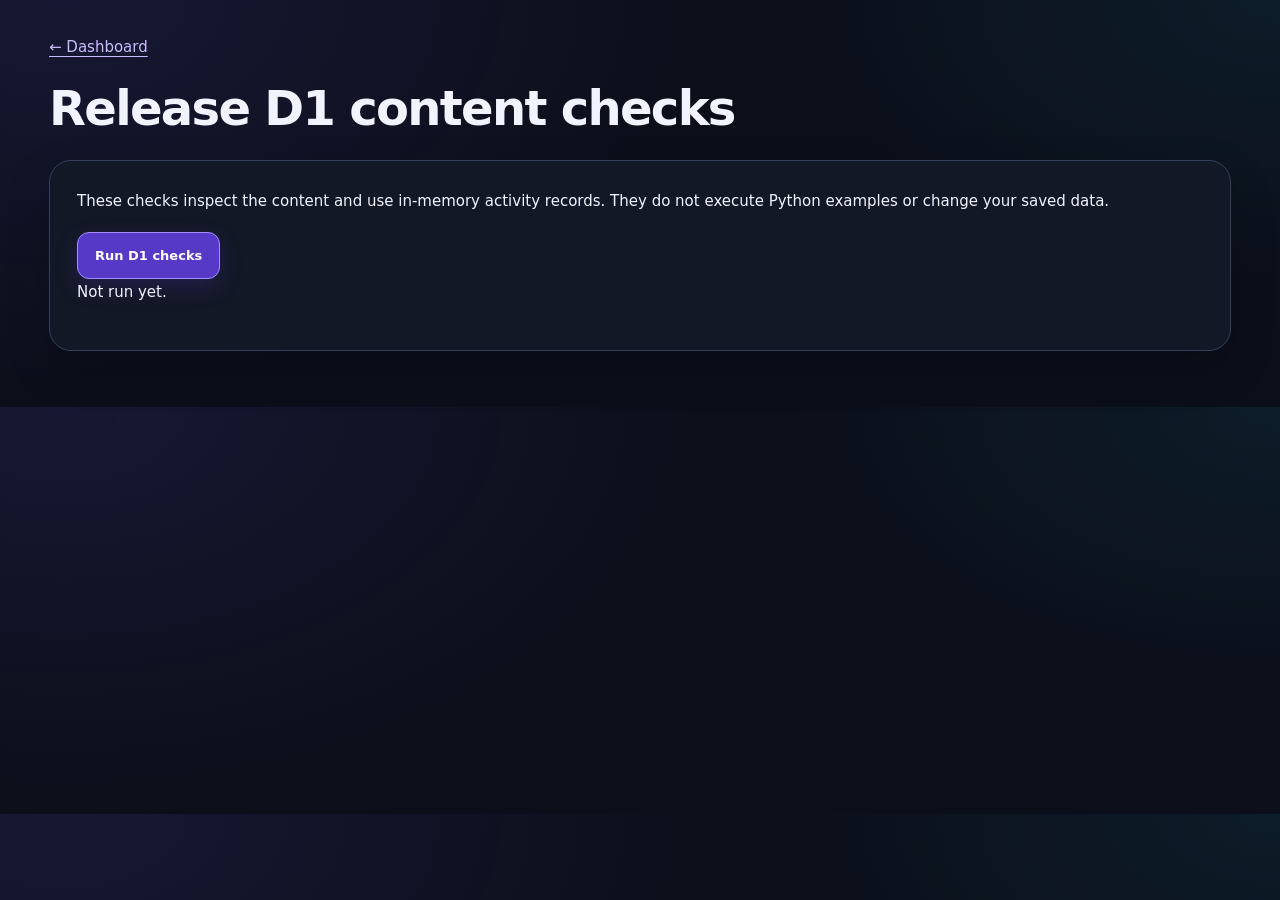
<file: next-academy/d1-checks.html>
<!doctype html>
<html lang="en" data-theme="dark">
<head>
  <meta charset="utf-8">
  <meta name="viewport" content="width=device-width,initial-scale=1">
  <title>Launchpad — D1 Content Checks</title>
  <link rel="stylesheet" href="./styles.css">
</head>
<body>
  <main>
    <p><a href="./index.html#/">← Dashboard</a></p>
    <h1>Release D1 content checks</h1>

    <section class="card">
      <p>
        These checks inspect the content and use in-memory activity records.
        They do not execute Python examples or change your saved data.
      </p>

      <button id="run" type="button" class="primary">Run D1 checks</button>
      <p id="summary" role="status">Not run yet.</p>
      <ol id="results"></ol>
    </section>
  </main>

  <script type="module">
    const button = document.getElementById("run");
    const summary = document.getElementById("summary");
    const results = document.getElementById("results");

    button.onclick = async () => {
      button.disabled = true;
      results.replaceChildren();
      summary.textContent = "Running…";

      try {
        const [
          { course, courseErrors },
          { course: oldCourse },
          { environmentTopics, environmentModule },
          activity,
          { validateLearning }
        ] = await Promise.all([
          import("./course.js"),
          import("./review-course.js"),
          import("./d1-environment.js"),
          import("./activity.js"),
          import("./learning-store.js")
        ]);

        const outcomes = [];
        const assert = (value, message) => {
          if (!value) throw new Error(message);
        };

        function test(name, action) {
          try {
            action();
            outcomes.push({ name, pass: true });
          } catch (error) {
            outcomes.push({
              name,
              pass: false,
              error: String(error.message || error)
            });
          }
        }

        const expectedTitles = [
          "Install Python (3.10+), VS Code, Git",
          "VS Code extensions: Python, Pylance, Playwright Test, GitLens",
          "Terminal basics: cd, ls, mkdir, touch, rm, cp, mv, pwd, cat",
          "Virtual environments: python -m venv venv, activation, deactivation",
          "pip essentials: pip install, pip freeze, requirements.txt",
          "DevTools tour: Elements, Console, Network, Application, Sources, Performance, Lighthouse"
        ];

        const words = topic => topic.content
          .map(section => section.body)
          .join(" ")
          .trim()
          .split(/\s+/)
          .filter(Boolean)
          .length;

        const oldId = oldCourse.topics[0].id;
        const allIds = course.topics.map(topic => topic.id);
        const settings = {
          start: "2026-09-28",
          days: [1, 2, 3, 4, 5],
          minutes: 60
        };

        test("All content passes the existing schema", () => {
          const errors = courseErrors();
          assert(errors.length === 0, errors.join(" | "));
        });

        test("Exactly six D1 topics preserve the supplied titles", () => {
          assert(environmentTopics.length === 6, "Expected six topics.");
          expectedTitles.forEach((title, index) => {
            assert(environmentTopics[index].title === title, "Title mismatch: " + title);
          });
        });

        test("Every D1 topic has 300–800 detailed-note words", () => {
          for (const topic of environmentTopics) {
            const count = words(topic);
            assert(count >= 300 && count <= 800, `${topic.id}: ${count} words.`);
          }
        });

        test("Every topic has Python and TypeScript code with imports", () => {
          for (const topic of environmentTopics) {
            const py = topic.codeExamples.find(x => x.language === "python");
            const ts = topic.codeExamples.find(x => x.language === "typescript");
            assert(py && py.source.includes("import"), "Missing Python import.");
            assert(ts && ts.source.includes("import"), "Missing TypeScript import.");
            assert(py.filename.endsWith(".py"), "Wrong Python extension.");
            assert(ts.filename.endsWith(".spec.ts"), "Wrong TypeScript extension.");
          }
        });

        test("Every topic has 3–5 answer-backed MCQs", () => {
          for (const topic of environmentTopics) {
            assert(topic.checkpoint.length >= 3 && topic.checkpoint.length <= 5, "Question count mismatch.");
            for (const question of topic.checkpoint) {
              assert(question.choices.length === 4, "Expected four options.");
              assert(Number.isInteger(question.correctIndex), "Missing answer index.");
              assert(question.answer.length > 10, "Missing explanation.");
            }
          }
        });

        test("Every topic has exercise, challenge, tips, mistakes, and references", () => {
          for (const topic of environmentTopics) {
            assert(topic.handsOn.steps.length >= 5, "Walkthrough too short.");
            assert(topic.handsOn.deliverable && topic.handsOn.expected, "Missing exercise outcome.");
            assert(topic.challenge.task && topic.challenge.solution, "Missing challenge.");
            assert(topic.proTips.length >= 3 && topic.proTips.length <= 5, "Tip count mismatch.");
            assert(topic.commonMistakes.length >= 3 && topic.commonMistakes.length <= 5, "Mistake count mismatch.");
            assert(topic.furtherReading.every(url => new URL(url).protocol === "https:"), "Invalid reference.");
          }
        });

        test("Seven topic IDs are unique and the review ID is preserved", () => {
          assert(course.topics.length === 7, "Expected six course topics plus review.");
          assert(new Set(allIds).size === 7, "Duplicate topic IDs.");
          assert(allIds.includes(oldId), "Original review ID was removed.");
        });

        test("The module appears before the retained review module", () => {
          const ordered = activity.orderedTopics(course);
          assert(ordered[0].id === environmentTopics[0].id, "D1 not first.");
          assert(ordered.at(-1).id === oldId, "Review topic not at the end.");
          assert(environmentModule.order === 0, "Unexpected module order.");
        });

        test("Earlier learning records validate without losing text", () => {
          const backup = {
            schemaVersion: 1,
            bookmarks: [oldId],
            lastTopic: oldId,
            records: {
              [oldId]: {
                notes: "Keep my original notes.",
                draft: "Keep my draft."
              }
            }
          };

          const restored = validateLearning(backup, allIds);
          assert(restored.records[oldId].notes === backup.records[oldId].notes, "Notes changed.");
          assert(restored.bookmarks.includes(oldId), "Bookmark lost.");
        });

        test("Earlier activity schedules remain importable", () => {
          const backup = activity.emptyActivity();
          backup.plan = activity.buildPlan(oldCourse, settings, {});
          backup.completed[oldId] = "2026-09-28";
          const restored = activity.validateActivity(backup, course, "2026-10-10");
          assert(restored.completed[oldId] === "2026-09-28", "Completion changed.");
          assert(restored.plan.entries.length === backup.plan.entries.length, "Old schedule changed.");
        });

        test("Rebuilding schedules adds new lessons without changing completion", () => {
          const completed = { [oldId]: "2026-09-28" };
          const plan = activity.buildPlan(course, settings, completed);
          const expected = environmentTopics.reduce((sum, topic) => sum + topic.estimatedMinutes, 0);
          assert(plan.entries.reduce((sum, entry) => sum + entry.minutes, 0) === expected, "Allocated minutes mismatch.");
          assert(plan.entries.every(entry => entry.topicId !== oldId), "Completed review topic rescheduled.");
          assert(completed[oldId] === "2026-09-28", "Input completion mutated.");
        });

        test("New lessons begin incomplete", () => {
          const state = activity.emptyActivity();
          state.completed[oldId] = "2026-09-28";
          assert(environmentTopics.every(topic => !state.completed[topic.id]), "A new lesson inherited completion.");
        });

        for (const outcome of outcomes) {
          const li = document.createElement("li");
          li.className = outcome.pass ? "status-pass" : "status-fail";
          li.textContent =
            (outcome.pass ? "PASS — " : "FAIL — ") +
            outcome.name +
            (outcome.error ? ": " + outcome.error : "");
          results.append(li);
        }

        const counts = environmentTopics.map(topic =>
          `${topic.id}: ${words(topic)} note words`
        ).join("; ");

        summary.textContent =
          `${outcomes.filter(x => x.pass).length}/${outcomes.length} checks passed. ${counts}`;
      } catch (error) {
        summary.textContent =
          "Checks could not run: " + String(error.message || error);
      } finally {
        button.disabled = false;
      }
    };
  </script>
</body>
</html>
</file>
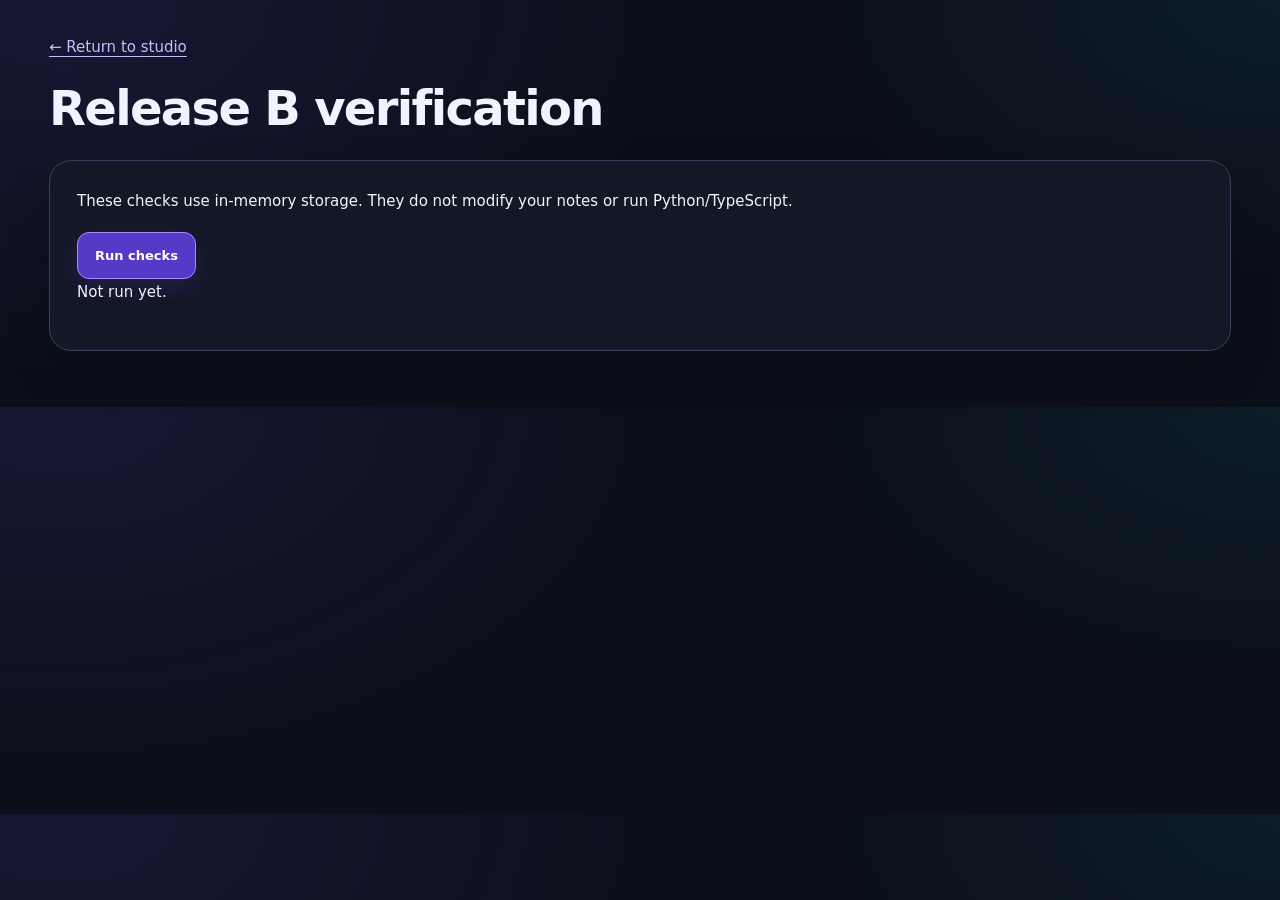
<file: next-academy/learning-checks.html>
<!doctype html>
<html lang="en" data-theme="dark">
<head>
  <meta charset="utf-8">
  <meta name="viewport" content="width=device-width,initial-scale=1">
  <title>Launchpad — Release B Checks</title>
  <link rel="stylesheet" href="./styles.css">
  <link rel="stylesheet" href="./learning.css">
</head>

<body>
  <main>
    <p><a href="./index.html#/">← Return to studio</a></p>
    <h1>Release B verification</h1>

    <section class="card">
      <p>
        These checks use in-memory storage.
        They do not modify your notes or run Python/TypeScript.
      </p>
      <button id="run" class="primary" type="button">Run checks</button>
      <p id="summary" role="status">Not run yet.</p>
      <ol id="results"></ol>
    </section>
  </main>

  <script type="module">
    const button = document.getElementById("run");
    const summary = document.getElementById("summary");
    const results = document.getElementById("results");

    button.onclick = async () => {
      button.disabled = true;
      results.replaceChildren();
      summary.textContent = "Running checks…";

      try {
        const [
          { course, courseErrors },
          { LEARNING_KEY, createLearningStore, validateLearning },
          { searchTopics, highlight }
        ] = await Promise.all([
          import("./course.js"),
          import("./learning-store.js"),
          import("./learning-ui.js")
        ]);

        const outcomes = [];
        const topicIds = course.topics.map(topic => topic.id);
        const id = topicIds[0];

        function assert(condition, message) {
          if (!condition) throw new Error(message);
        }

        function rejects(callback) {
          let rejected = false;
          try { callback(); } catch { rejected = true; }
          assert(rejected, "Expected rejection.");
        }

        function memoryStorage() {
          const values = new Map();
          return {
            getItem(key) {
              return values.has(key) ? values.get(key) : null;
            },
            setItem(key, value) {
              values.set(key, String(value));
            },
            removeItem(key) {
              values.delete(key);
            }
          };
        }

        function test(name, callback) {
          try {
            callback();
            outcomes.push({ name, passed: true });
          } catch (error) {
            outcomes.push({
              name,
              passed: false,
              message: String(error.message || error)
            });
          }
        }

        test("Review course passes schema and checkpoint validation", () => {
          const errors = courseErrors();
          assert(errors.length === 0, errors.join(" "));
        });

        test("The review hierarchy links phase, module, lesson, and topic", () => {
          const topic = course.topics[0];
          const lesson = course.lessons.find(l => l.id === topic.lessonId);
          const module = course.modules.find(m => m.id === lesson?.moduleId);
          const phase = course.phases.find(p => p.id === module?.phaseId);
          assert(Boolean(phase), "Broken hierarchy.");
          assert(topic.isReviewFixture === true, "Review content not labelled.");
        });

        test("Search is case-insensitive and supports several words", () => {
          assert(searchTopics(course.topics, "PYTHON assertions").length === 1, "Expected match missing.");
          assert(searchTopics(course.topics, "nonexistentword").length === 0, "Unexpected match.");
        });

        test("Notes and drafts survive store recreation", () => {
          const storage = memoryStorage();
          const first = createLearningStore(storage, topicIds);
          first.saveRecord(id, { notes: "Remember the assertion.", draft: "print('draft')" });
          const second = createLearningStore(storage, topicIds);
          assert(second.record(id).notes === "Remember the assertion.", "Notes lost.");
          assert(second.record(id).draft === "print('draft')", "Draft lost.");
        });

        test("Bookmarks toggle without duplicates", () => {
          const store = createLearningStore(memoryStorage(), topicIds);
          store.toggleBookmark(id);
          assert(store.get().bookmarks.length === 1, "Bookmark not added.");
          store.toggleBookmark(id);
          assert(store.get().bookmarks.length === 0, "Bookmark not removed.");
        });

        test("Last visited topic survives reload", () => {
          const storage = memoryStorage();
          createLearningStore(storage, topicIds).visit(id);
          assert(createLearningStore(storage, topicIds).get().lastTopic === id, "Resume record lost.");
        });

        test("Corrupt data is protected from automatic overwrite", () => {
          const storage = memoryStorage();
          storage.setItem(LEARNING_KEY, "{broken");
          const store = createLearningStore(storage, topicIds);
          assert(store.status().blocked, "Corruption not detected.");
          rejects(() => store.toggleBookmark(id));
          assert(storage.getItem(LEARNING_KEY) === "{broken", "Corrupt record overwritten.");
        });

        test("Unknown topic IDs are rejected during restore validation", () => {
          rejects(() => validateLearning({
            schemaVersion: 1,
            bookmarks: ["unknown-topic"],
            lastTopic: null,
            records: {}
          }, topicIds));
        });

        test("Failed writes do not claim a saved record", () => {
          const storage = memoryStorage();
          const store = createLearningStore(storage, topicIds);
          storage.setItem = () => { throw new Error("Simulated full storage"); };
          rejects(() => store.saveRecord(id, { notes: "Unsaved" }));
          assert(store.record(id).notes === "", "Failed save changed persisted state.");
        });

        test("Reset removes only the learning key", () => {
          const storage = memoryStorage();
          storage.setItem("release-a-preferences", "keep");
          const store = createLearningStore(storage, topicIds);
          store.toggleBookmark(id);
          store.reset();
          assert(storage.getItem(LEARNING_KEY) === null, "Learning key remains.");
          assert(storage.getItem("release-a-preferences") === "keep", "Unrelated data removed.");
        });

        test("Explicit validated restore recovers blocked storage", () => {
          const storage = memoryStorage();
          storage.setItem(LEARNING_KEY, "{broken");
          const store = createLearningStore(storage, topicIds);
          store.restore({
            schemaVersion: 1,
            bookmarks: [id],
            lastTopic: id,
            records: {}
          });
          assert(!store.status().blocked, "Store still blocked.");
          assert(store.get().bookmarks.includes(id), "Restore failed.");
        });

        test("Highlighting escapes markup rather than creating elements", () => {
          const host = document.createElement("div");
          const text = "<img src=x onerror=alert(1)>";
          host.innerHTML = highlight(text);
          assert(host.querySelector("img") === null, "Markup became an element.");
          assert(host.textContent === text, "Source text changed.");
        });

        for (const outcome of outcomes) {
          const item = document.createElement("li");
          item.className = outcome.passed ? "status-pass" : "status-fail";
          item.textContent =
            (outcome.passed ? "PASS — " : "FAIL — ") +
            outcome.name +
            (outcome.message ? ": " + outcome.message : "");
          results.append(item);
        }

        summary.textContent =
          `${outcomes.filter(item => item.passed).length}/${outcomes.length} checks passed in this browser.`;
      } catch (error) {
        summary.textContent =
          "Checks could not run: " + String(error.message || error);
      } finally {
        button.disabled = false;
      }
    };
  </script>
</body>
</html>
</file>
<file: styles.css>
/* =========================================================
   LAUNCHPAD — BLUE / GREEN DESIGN SYSTEM

   Complete replacement for the foundation package styles.css.
   No changes to HTML, JavaScript, lessons, or stored progress.

   Font families are requested by name.
   No external font requests or bundled font files are included.
   ========================================================= */

/* ---------------------------------------------------------
   1. DESIGN TOKENS
   --------------------------------------------------------- */

:root {
  color-scheme: light;

  /* Requested palette */
  --blue-375: #409BD2;
  --blue-175: #A6D1EA;
  --blue-500: #007AC3;

  --green-500: #85BC20;
  --green-100: #eef6dc;

  --red-500: #E5202E;
  --red-100: #fdeced;

  --amber-500: #E8A317;
  --amber-100: #fdf3dd;

  --ink-900: #0c2536;
  --ink-600: #46586a;
  --ink-400: #7c8ea0;

  --bg: #eef4f9;

  /* Requested depth */
  --shadow-sm: 0 1px 4px rgba(12, 37, 54, 0.06);
  --shadow-md: 0 6px 20px rgba(12, 37, 54, 0.10);
  --shadow-lg: 0 16px 40px rgba(12, 37, 54, 0.16);

  --button-shadow: 0 6px 18px rgba(0, 122, 195, 0.30);
  --button-shadow-hover: 0 10px 24px rgba(0, 122, 195, 0.38);

  /* Requested gradients */
  --hero-gradient:
    linear-gradient(
      125deg,
      #005c95 0%,
      #007AC3 40%,
      #409BD2 75%,
      #85BC20 140%
    );

  --button-gradient:
    linear-gradient(120deg, #007AC3, #409BD2);

  --table-gradient:
    linear-gradient(120deg, #0c2536, #123c58);

  --mapping-gradient:
    linear-gradient(160deg, #f7fbff, #eef6fc);

  --page-decoration:
    radial-gradient(
      1200px 500px at 10% -10%,
      #dcefff 0%,
      transparent 60%
    ),
    radial-gradient(
      1000px 460px at 100% 0%,
      #e3f4d0 0%,
      transparent 55%
    );

  /* Application aliases used throughout the existing site */
  --panel: #ffffff;
  --soft: #f4f8fc;
  --text: var(--ink-900);
  --muted: var(--ink-600);
  --line: #d9e5ef;

  --brand: var(--blue-500);
  --brand-soft: #e8f4fc;
  --on-brand: #ffffff;

  /* Dark text on light status backgrounds */
  --green: #355b0b;
  --green-soft: var(--green-100);

  --orange: #765000;
  --orange-soft: var(--amber-100);

  --danger-text: #b31725;
  --danger-border: #f6c7cb;
  --danger-bg: var(--red-100);

  --code: #0c2536;
  --code-text: #edf6ff;

  --shadow: var(--shadow-sm);
  --focus: #005c95;

  --font-ui:
    "Fira Sans",
    "Segoe UI",
    system-ui,
    -apple-system,
    sans-serif;

  --font-code:
    "JetBrains Mono",
    "Cascadia Code",
    Consolas,
    ui-monospace,
    monospace;

  --hero-text: #ffffff;
  --hero-muted: #e8f5ff;

  --file-bg: #f8fcff;
  --file-hover: #eef7ff;

  --transition: 0.15s ease;
}

/* Dark mode preserves the palette's identity while adjusting surfaces. */
:root[data-theme="dark"] {
  color-scheme: dark;

  --bg: #081b29;
  --panel: #102b3e;
  --soft: #18374b;
  --text: #edf6ff;
  --muted: #b7cbdc;
  --line: #345268;

  --brand: var(--blue-175);
  --brand-soft: #183d58;
  --on-brand: #0c2536;

  --green: #c6e797;
  --green-soft: #243d22;

  --orange: #ffdaa0;
  --orange-soft: #44351d;

  --danger-text: #ffb8bf;
  --danger-border: #854450;
  --danger-bg: #42232e;

  --code: #061721;
  --code-text: #edf6ff;

  --focus: #a6d1ea;

  --shadow-sm: 0 1px 4px rgba(0, 0, 0, 0.16);
  --shadow-md: 0 6px 20px rgba(0, 0, 0, 0.22);
  --shadow-lg: 0 16px 40px rgba(0, 0, 0, 0.30);
  --shadow: var(--shadow-sm);

  --mapping-gradient:
    linear-gradient(160deg, #15354c, #102b3e);

  --page-decoration:
    radial-gradient(
      1200px 500px at 10% -10%,
      rgba(0, 122, 195, 0.16) 0%,
      transparent 60%
    ),
    radial-gradient(
      1000px 460px at 100% 0%,
      rgba(133, 188, 32, 0.07) 0%,
      transparent 55%
    );

  --file-bg: #102f44;
  --file-hover: #183d58;
}

/* ---------------------------------------------------------
   2. BASE / TYPOGRAPHY
   --------------------------------------------------------- */

* {
  box-sizing: border-box;
}

html {
  scroll-padding-top: 24px;
}

body {
  margin: 0;
  min-width: 0;
  background-color: var(--bg);
  background-image: var(--page-decoration);
  background-repeat: no-repeat;
  color: var(--text);
  font-family: var(--font-ui);
  font-size: 14.5px;
  font-weight: 400;
  line-height: 1.75;
  -webkit-font-smoothing: antialiased;
}

a {
  color: var(--brand);
  text-underline-offset: 4px;
}

button,
input,
select,
textarea {
  font: inherit;
}

h1,
h2,
h3 {
  color: var(--text);
  line-height: 1.3;
  overflow-wrap: anywhere;
}

h1 {
  margin: 0 0 20px;
  font-size: 32px;
  font-weight: 800;
  letter-spacing: -0.035em;
}

h2 {
  margin: 0 0 16px;
  font-size: 19px;
  font-weight: 800;
  letter-spacing: -0.02em;
}

h3 {
  margin: 22px 0 12px;
  font-size: 15.5px;
  font-weight: 700;
  letter-spacing: -0.01em;
}

p {
  margin: 0 0 16px;
}

li {
  margin-bottom: 10px;
}

ul,
ol {
  padding-left: 24px;
}

strong {
  font-weight: 700;
}

hr {
  margin: 24px 0;
  border: 0;
  border-top: 1px solid var(--line);
}

::selection {
  background: var(--blue-175);
  color: var(--ink-900);
}

:focus-visible {
  outline: 3px solid var(--focus);
  outline-offset: 4px;
}

.muted {
  color: var(--muted);
}

.small {
  font-size: 12.5px;
  line-height: 1.7;
}

.eyebrow {
  margin-bottom: 12px;
  color: var(--brand);
  font-size: 12px;
  font-weight: 700;
  letter-spacing: 0.8px;
  line-height: 1.5;
  text-transform: uppercase;
}

.icon {
  display: inline-block;
  flex-shrink: 0;
  width: 22px;
  height: 22px;
  vertical-align: middle;
}

/* ---------------------------------------------------------
   3. BUTTONS
   --------------------------------------------------------- */

button,
.button {
  display: inline-flex;
  align-items: center;
  justify-content: center;
  gap: 8px;

  min-height: 44px;
  max-width: 100%;
  padding: 14px 32px;

  border: 1px solid var(--line);
  border-radius: 10px;

  background: var(--panel);
  color: var(--text);

  font-family: var(--font-ui);
  font-size: 13px;
  font-weight: 700;
  line-height: 1.35;
  text-align: center;
  text-decoration: none;

  cursor: pointer;
  box-shadow: var(--shadow-sm);

  transition:
    transform var(--transition),
    box-shadow var(--transition),
    border-color var(--transition),
    background-color var(--transition);
}

button:not(:disabled):hover,
.button:hover {
  transform: translateY(-2px);
  border-color: var(--brand);
  background-color: var(--brand-soft);
  box-shadow: var(--shadow-md);
}

button:not(:disabled):active,
.button:active {
  transform: translateY(0);
}

button:disabled {
  opacity: 1;
  background: var(--green-soft);
  border-color: var(--line);
  color: var(--green);
  box-shadow: none;
  cursor: not-allowed;
}

.primary {
  /*
   * The requested gradient is retained.
   * A dark overlay improves white-label readability.
   */
  background-image:
    linear-gradient(rgba(12, 37, 54, 0.32), rgba(12, 37, 54, 0.32)),
    var(--button-gradient);
  background-color: var(--blue-500);
  border-color: #0068a7;
  color: #ffffff;
  box-shadow: var(--button-shadow);
}

.primary:not(:disabled):hover,
.button.primary:hover {
  background-image:
    linear-gradient(rgba(12, 37, 54, 0.32), rgba(12, 37, 54, 0.32)),
    var(--button-gradient);
  background-color: var(--blue-500);
  border-color: #005c95;
  color: #ffffff;
  box-shadow: var(--button-shadow-hover);
}

.actions {
  display: flex;
  align-items: center;
  flex-wrap: wrap;
  gap: 10px;
}

/* ---------------------------------------------------------
   4. HEADER / BRAND
   --------------------------------------------------------- */

.topbar {
  display: flex;
  align-items: center;
  justify-content: space-between;
  gap: 18px;

  min-height: 82px;
  padding: 16px 28px;

  background: var(--panel);
  border-bottom: 1px solid var(--line);
  box-shadow: var(--shadow-sm);
}

.brand {
  display: flex;
  align-items: center;
  gap: 12px;
  color: var(--text);
  font-size: 19px;
  font-weight: 800;
  line-height: 1.25;
  text-decoration: none;
}

.brand small {
  display: block;
  margin-top: 5px;
  color: var(--muted);
  font-size: 10px;
  font-weight: 700;
  letter-spacing: 1px;
}

.brand-icon {
  display: grid;
  place-items: center;
  flex-shrink: 0;
  width: 48px;
  height: 48px;
  border-radius: 14px;

  background: var(--button-gradient);
  color: var(--ink-900);
  font-size: 31px;
  line-height: 1;

  box-shadow: var(--button-shadow);
}

.topbar button {
  padding: 11px 18px;
}

/* ---------------------------------------------------------
   5. SIDEBAR / NAVIGATION
   --------------------------------------------------------- */

.layout {
  display: grid;
  grid-template-columns: 265px minmax(0, 1fr);
  align-items: start;
  min-height: calc(100vh - 82px);
}

aside {
  min-width: 0;
  min-height: calc(100vh - 82px);
  padding: 26px 18px;

  background: var(--panel);
  border-right: 1px solid var(--line);
}

.layout.collapsed {
  grid-template-columns: minmax(0, 1fr);
}

.layout.collapsed aside {
  display: none;
}

aside > .eyebrow {
  padding-left: 10px;
}

nav a {
  display: flex;
  align-items: center;
  gap: 11px;

  min-height: 44px;
  padding: 11px 12px;
  margin: 6px 0;
  border: 1px solid transparent;
  border-radius: 10px;

  color: var(--muted);
  font-size: 13px;
  font-weight: 600;
  text-decoration: none;

  transition:
    background-color var(--transition),
    border-color var(--transition),
    color var(--transition);
}

nav a:hover {
  background: var(--brand-soft);
  color: var(--text);
}

nav a[aria-current="page"] {
  background: var(--brand-soft);
  border-color: var(--blue-175);
  color: var(--text);
  box-shadow: inset 3px 0 0 var(--blue-500);
}

/* Main navigation gets the active-tab treatment. */
#navigation a[aria-current="page"] {
  background-image:
    linear-gradient(rgba(12, 37, 54, 0.32), rgba(12, 37, 54, 0.32)),
    var(--button-gradient);
  border-color: transparent;
  color: #ffffff;
  box-shadow: var(--button-shadow);
}

#lessons a {
  font-size: 12.5px;
  line-height: 1.55;
}

.number {
  display: grid;
  place-items: center;
  flex-shrink: 0;

  width: 28px;
  height: 28px;

  border: 1px solid var(--line);
  border-radius: 8px;

  background: var(--soft);
  color: var(--text);

  font-family: var(--font-code);
  font-size: 11.5px;
  font-weight: 700;
}

.side-note {
  padding: 18px;
  margin: 25px 0 18px;
  border: 1px solid var(--line);
  border-left: 4px solid var(--green-500);
  border-radius: 14px;
  background: var(--mapping-gradient);
  font-size: 13px;
}

.side-note p {
  margin: 8px 0 0;
  color: var(--muted);
}

/* ---------------------------------------------------------
   6. MAIN LAYOUT / CARDS
   --------------------------------------------------------- */

main {
  width: 100%;
  min-width: 0;
  max-width: 1320px;
  margin: 0 auto;
  padding: 32px;
}

.card {
  min-width: 0;
  padding: 24px;
  margin-bottom: 22px;

  border: 1px solid var(--line);
  border-radius: 14px;

  background: var(--panel);
  box-shadow: var(--shadow-sm);
}

.card > :last-child {
  margin-bottom: 0;
}

/* Slightly more breathing room for form-heavy cards. */
.card:has(> form) {
  padding: 28px;
}

.grid {
  display: grid;
  grid-template-columns: repeat(
    auto-fit,
    minmax(min(280px, 100%), 1fr)
  );
  gap: 18px;
  align-items: start;
}

.grid > * {
  min-width: 0;
}

/* ---------------------------------------------------------
   7. HERO
   --------------------------------------------------------- */

.hero {
  position: relative;
  isolation: isolate;
  overflow: hidden;

  display: grid;
  grid-template-columns: minmax(0, 1.2fr) minmax(230px, 0.8fr);
  align-items: center;
  gap: 28px;

  padding: 46px 36px 40px;
  margin-bottom: 24px;

  border: 1px solid rgba(0, 92, 149, 0.3);
  border-radius: 16px;

  /*
   * Exact requested color gradient underneath
   * an intentional readability overlay.
   */
  background-image:
    linear-gradient(rgba(6, 20, 32, 0.35), rgba(6, 20, 32, 0.35)),
    var(--hero-gradient);

  color: var(--hero-text);
  box-shadow: var(--shadow-lg);
}

.hero > div {
  position: relative;
  z-index: 1;
}

.hero .eyebrow {
  display: inline-block;
  padding: 5px 11px;
  margin-bottom: 12px;

  border: 1px solid rgba(255, 255, 255, 0.3);
  border-radius: 20px;

  background: rgba(6, 20, 32, 0.25);
  color: #ffffff;
}

.hero h1 {
  margin-bottom: 18px;
  color: #ffffff;
  font-size: 32px;
  font-weight: 800;
  line-height: 1.25;
}

.hero h1 em {
  color: #e1f4bc;
  font-style: normal;
}

.hero p:not(.eyebrow) {
  max-width: 590px;
  color: var(--hero-muted);
  font-size: 14.5px;
}

.hero .actions {
  margin-top: 23px;
}

.hero .button {
  border-color: rgba(255, 255, 255, 0.65);
  background: #ffffff;
  color: var(--ink-900);
}

.hero .button:hover {
  background: #f3f9ff;
  box-shadow: 0 10px 24px rgba(6, 20, 32, 0.2);
}

.hero .button.primary {
  background: var(--green-500);
  border-color: var(--green-500);
  color: var(--ink-900);
  box-shadow: 0 6px 18px rgba(6, 20, 32, 0.18);
}

.hero .button.primary:hover {
  background: #94c93b;
  border-color: #94c93b;
  color: var(--ink-900);
}

.hero .button:focus-visible {
  outline-color: #ffffff;
}

.hero-art {
  width: 100%;
  max-width: 320px;
  justify-self: center;
  filter: drop-shadow(0 16px 20px rgba(6, 20, 32, 0.22));
  animation: float 6s ease-in-out infinite;
}

/*
 * Recolor the existing Launchpad SVG illustration.
 * Its markup remains unchanged.
 */
.hero-art > circle:first-of-type {
  fill: var(--blue-175);
}

.hero-art > rect:first-of-type {
  fill: #005c95;
  stroke: var(--blue-175);
  stroke-width: 1;
}

.hero-art > path:first-of-type {
  stroke: var(--blue-175);
}

.hero-art > rect:nth-of-type(2) {
  fill: var(--green-100);
}

/* ---------------------------------------------------------
   8. SUMMARY / STAT CARDS
   --------------------------------------------------------- */

.metrics {
  display: grid;
  grid-template-columns: repeat(3, minmax(0, 1fr));
  gap: 18px;
  margin-bottom: 24px;
}

.metric,
.stat-card {
  min-width: 0;
  padding: 16px 18px;

  border: 1px solid var(--line);
  border-left: 5px solid var(--blue-500);
  border-radius: 12px;

  background: var(--panel);
  box-shadow: var(--shadow-sm);
}

.metric:nth-child(2) {
  border-left-color: var(--green-500);
}

.metric:nth-child(3) {
  border-left-color: var(--amber-500);
}

.metric strong,
.stat-value {
  display: block;
  margin-bottom: 5px;
  color: var(--text);
  font-size: 26px;
  font-weight: 800;
  line-height: 1.25;
}

.metric span,
.stat-label {
  display: block;
  color: var(--muted);
  font-size: 12px;
  font-weight: 700;
  letter-spacing: 0.4px;
  line-height: 1.5;
  text-transform: uppercase;
}

.stat-card.pass {
  border-left-color: var(--green-500);
}

.stat-card.fail {
  border-left-color: var(--red-500);
}

.stat-card.warn {
  border-left-color: var(--amber-500);
}

/* ---------------------------------------------------------
   9. LESSON CARDS
   --------------------------------------------------------- */

.lesson-grid {
  display: grid;
  grid-template-columns: repeat(
    auto-fit,
    minmax(min(235px, 100%), 1fr)
  );
  gap: 18px;
}

.lesson-card {
  display: flex;
  flex-direction: column;
  min-width: 0;

  padding: 24px;
  border: 1px solid var(--line);
  border-radius: 14px;

  background: var(--mapping-gradient);
  color: var(--text);
  text-decoration: none;

  box-shadow: var(--shadow-sm);
  transition:
    transform var(--transition),
    box-shadow var(--transition),
    border-color var(--transition);
}

.lesson-card:hover {
  transform: translateY(-3px);
  border-color: var(--blue-375);
  box-shadow: var(--shadow-md);
}

.lesson-art {
  display: grid;
  place-items: center;

  height: 86px;
  margin-bottom: 17px;
  border: 1px solid rgba(0, 122, 195, 0.12);
  border-radius: 12px;

  background: var(--brand-soft);
  color: var(--brand);
}

.lesson-art .icon {
  width: 38px;
  height: 38px;
}

.lesson-card:nth-child(3n + 2) .lesson-art {
  background: var(--green-soft);
  color: var(--green);
  border-color: rgba(133, 188, 32, 0.24);
}

.lesson-card:nth-child(3n + 3) .lesson-art {
  background: var(--orange-soft);
  color: var(--orange);
  border-color: rgba(232, 163, 23, 0.24);
}

.lesson-card h3 {
  margin: 3px 0 12px;
  font-size: 15.5px;
  font-weight: 700;
}

.lesson-card p {
  color: var(--muted);
  font-size: 13.5px;
}

.lesson-card > strong {
  display: block;
  margin-top: auto;
  padding-top: 12px;
  color: var(--brand);
  font-size: 12.5px;
}

.lesson-card .badge {
  align-self: flex-start;
}

/* ---------------------------------------------------------
   10. BADGES / STATUS
   --------------------------------------------------------- */

.badge {
  display: inline-block;
  max-width: 100%;
  padding: 5px 11px;
  margin-bottom: 10px;

  border: 1px solid transparent;
  border-radius: 20px;

  background: var(--brand-soft);
  color: var(--text);

  font-size: 11.5px;
  font-weight: 700;
  line-height: 1.5;
}

.good {
  background: var(--green-soft);
  color: var(--green);
  border-color: rgba(133, 188, 32, 0.28);
}

.warning {
  background: var(--orange-soft);
  color: var(--orange);
  border-color: rgba(232, 163, 23, 0.28);
}

.danger {
  background: var(--danger-bg);
  color: var(--danger-text);
  border-color: var(--danger-border);
}

/* ---------------------------------------------------------
   11. FORMS / ONBOARDING
   --------------------------------------------------------- */

label {
  display: block;
  color: var(--text);
  font-size: 12.5px;
  font-weight: 700;
  line-height: 1.6;
}

input:not([type="checkbox"]):not([type="radio"]),
select,
textarea {
  display: block;
  width: 100%;
  min-width: 0;
  margin: 7px 0 18px;
  padding: 13px 14px;

  border: 1px solid var(--line);
  border-radius: 10px;

  background: var(--soft);
  color: var(--text);

  font-family: var(--font-ui);
  font-size: 14px;
  line-height: 1.6;

  transition:
    border-color var(--transition),
    background-color var(--transition),
    box-shadow var(--transition);
}

input:not([type="checkbox"]):not([type="radio"]):hover,
select:hover,
textarea:hover {
  border-color: var(--blue-375);
}

input:focus,
select:focus,
textarea:focus {
  border-color: var(--brand);
}

input::placeholder,
textarea::placeholder {
  color: var(--muted);
  opacity: 1;
}

textarea {
  resize: vertical;
}

input[type="checkbox"],
input[type="radio"] {
  flex-shrink: 0;
  width: 18px;
  height: 18px;
  margin: 0;
  accent-color: var(--blue-500);
}

fieldset {
  min-width: 0;
  padding: 18px;
  margin: 18px 0;

  border: 1px solid var(--line);
  border-radius: 14px;
}

legend {
  padding: 0 8px;
  color: var(--text);
  font-size: 13px;
  font-weight: 700;
}

.choice {
  display: flex;
  align-items: center;
  gap: 11px;

  min-height: 46px;
  padding: 12px 14px;
  margin: 8px 0;

  border: 1px solid var(--line);
  border-radius: 10px;

  background: var(--panel);
  font-size: 13.5px;
  font-weight: 400;

  cursor: pointer;
  transition:
    background-color var(--transition),
    border-color var(--transition);
}

.choice:hover {
  background: var(--brand-soft);
  border-color: var(--blue-375);
}

.choice:has(input:checked) {
  border-color: var(--blue-500);
  background: var(--brand-soft);
}

.days {
  display: flex;
  flex-wrap: wrap;
  gap: 8px;
}

.days .choice {
  margin: 0;
  padding: 11px 13px;
  font-size: 12.5px;
  font-weight: 600;
}

input[type="file"] {
  padding: 14px !important;
  border: 2px dashed var(--blue-175) !important;
  border-radius: 10px;
  background: var(--file-bg) !important;
  cursor: pointer;
}

input[type="file"]:hover {
  border-color: var(--blue-500) !important;
  background: var(--file-hover) !important;
}

input[type="file"]::file-selector-button {
  margin-right: 12px;
  padding: 10px 14px;
  border: 1px solid var(--line);
  border-radius: 8px;
  background: var(--panel);
  color: var(--text);
  font-family: var(--font-ui);
  font-weight: 600;
  cursor: pointer;
}

/* ---------------------------------------------------------
   12. WEEKLY PLANNER
   --------------------------------------------------------- */

.week-grid {
  display: grid;
  grid-template-columns: repeat(
    auto-fit,
    minmax(min(240px, 100%), 1fr)
  );
  align-items: stretch;
  gap: 18px;
}

.day {
  min-width: 0;
  padding: 20px;

  border: 1px solid var(--line);
  border-radius: 14px;

  background: var(--panel);
  box-shadow: var(--shadow-sm);
}

.day.today {
  border: 2px solid var(--blue-500);
  padding: 19px;
  box-shadow:
    0 0 0 3px rgba(64, 155, 210, 0.12),
    var(--shadow-sm);
}

.day h3 {
  margin: 0 0 8px;
  font-size: 15.5px;
}

.day > .small {
  padding-bottom: 12px;
  margin-bottom: 12px;
  border-bottom: 1px solid var(--line);
}

.task {
  display: block;
  padding: 12px;
  margin: 10px 0;

  border: 1px solid var(--line);
  border-left: 3px solid var(--blue-375);
  border-radius: 10px;

  background: var(--mapping-gradient);
  color: var(--text);

  font-size: 12.5px;
  font-weight: 600;
  line-height: 1.65;
  text-decoration: none;
  overflow-wrap: anywhere;

  transition:
    transform var(--transition),
    box-shadow var(--transition),
    border-color var(--transition);
}

.task:hover {
  transform: translateY(-2px);
  border-color: var(--blue-375);
  box-shadow: var(--shadow-md);
}

.task small {
  display: block;
  margin-top: 7px;
  color: var(--muted);
  font-size: 11.5px;
  font-weight: 400;
}

.task.done {
  border-left-color: var(--green-500);
  background: var(--green-soft);
  color: var(--green);
}

.task.done small {
  color: var(--green);
}

/* ---------------------------------------------------------
   13. LESSON DIAGRAMS / ROADMAP
   --------------------------------------------------------- */

.flow {
  display: flex;
  align-items: center;
  flex-wrap: wrap;
  gap: 12px;
  margin: 20px 0;
}

.flow span {
  padding: 15px 18px;
  border: 1px solid var(--line);
  border-radius: 12px;
  background: var(--mapping-gradient);
  color: var(--text);
  font-size: 13px;
  font-weight: 600;
  box-shadow: var(--shadow-sm);
}

.flow b {
  color: var(--brand);
  font-size: 20px;
}

.roadmap {
  border-left: 5px solid var(--blue-500);
  background: var(--mapping-gradient);
}

.roadmap:first-of-type {
  border-left-color: var(--green-500);
}

/* ---------------------------------------------------------
   14. CODE / DRAFT EDITOR
   --------------------------------------------------------- */

code,
.editor,
pre {
  font-family: var(--font-code);
}

pre {
  max-width: 100%;
  overflow-x: auto;
  white-space: pre;
  tab-size: 4;

  padding: 20px;
  margin: 12px 0 20px;

  border: 1px solid #254c66;
  border-radius: 12px;

  background: var(--code);
  color: var(--code-text);

  font-size: 12.5px;
  font-weight: 400;
  line-height: 1.85;
}

pre code {
  background: transparent;
  color: inherit;
  font: inherit;
}

p code,
li code {
  padding: 2px 7px;
  border: 1px solid var(--line);
  border-radius: 6px;
  background: var(--soft);
  color: var(--text);
  font-size: 12px;
}

.codebox {
  min-width: 0;
}

.codebox > button {
  min-height: 38px;
  padding: 9px 14px;
  border-radius: 8px;
  font-size: 12px;
}

textarea.editor {
  min-height: 230px;
  padding: 18px;

  border: 1px solid #254c66;
  border-radius: 12px;

  background: var(--code);
  color: var(--code-text);

  font-family: var(--font-code);
  font-size: 12.5px;
  line-height: 1.85;
  tab-size: 4;
}

textarea.editor:focus {
  border-color: var(--blue-375);
}

details {
  padding: 15px 18px;
  margin: 12px 0;

  border: 1px solid var(--line);
  border-radius: 10px;

  background: var(--soft);
}

summary {
  color: var(--text);
  font-size: 13px;
  font-weight: 700;
  cursor: pointer;
}

details[open] > summary {
  margin-bottom: 14px;
}

details > :last-child {
  margin-bottom: 0;
}

/* Existing text comparison output—not a browser-test result. */
#comparison:not(:empty) {
  padding: 10px 12px;
  margin-top: 15px;
  border: 1px solid rgba(232, 163, 23, 0.35);
  border-radius: 10px;
  background: var(--orange-soft);
  color: var(--orange);
  font-size: 12.5px;
}

#profile-error:not(:empty) {
  padding: 10px 12px;
  margin-top: 15px;
  border: 1px solid var(--danger-border);
  border-radius: 10px;
  background: var(--danger-bg);
  color: var(--danger-text);
}

#quiz-result:not(:empty),
#import-result:not(:empty) {
  padding: 12px 14px;
  margin-top: 15px;
  border: 1px solid var(--line);
  border-radius: 10px;
  background: var(--soft);
  color: var(--text);
}

/* ---------------------------------------------------------
   15. PROGRESS / CHECKPOINTS
   --------------------------------------------------------- */

progress {
  display: block;
  width: 100%;
  height: 12px;
  margin: 17px 0;

  overflow: hidden;
  border: 0;
  border-radius: 20px;

  background: var(--soft);
  accent-color: var(--blue-500);
}

progress::-webkit-progress-bar {
  border-radius: 20px;
  background: var(--soft);
}

progress::-webkit-progress-value {
  border-radius: 20px;
  background: linear-gradient(
    90deg,
    var(--blue-500),
    var(--blue-375),
    var(--green-500)
  );
}

progress::-moz-progress-bar {
  border-radius: 20px;
  background: var(--blue-500);
}

.stage {
  display: flex;
  align-items: center;
  justify-content: space-between;
  flex-wrap: wrap;
  gap: 14px;

  padding: 16px 0;
  border-bottom: 1px solid var(--line);

  font-size: 13.5px;
}

.stage:last-of-type {
  border-bottom: 0;
}

.stage button {
  padding: 12px 18px;
  font-size: 12px;
}

/* ---------------------------------------------------------
   16. OPTIONAL COMPONENT HOOKS

   These classes style future components if their markup is
   added. CSS alone does not implement tabs, dialogs, or diffs.
   --------------------------------------------------------- */

/* Tables */
.table-wrap {
  max-width: 100%;
  overflow-x: auto;
  border: 1px solid var(--line);
  border-radius: 12px;
}

table {
  width: 100%;
  border-collapse: collapse;
  background: var(--panel);
}

thead {
  background: var(--table-gradient);
  color: #ffffff;
}

th,
td {
  padding: 12px 16px;
  border-bottom: 1px solid var(--line);
  text-align: left;
  vertical-align: top;
}

th {
  color: #ffffff;
  font-size: 12px;
  font-weight: 700;
}

td {
  color: var(--text);
  font-size: 13px;
}

tbody tr:hover {
  background: var(--soft);
}

caption {
  padding: 12px 16px;
  background: var(--panel);
  color: var(--muted);
  text-align: left;
  font-size: 12.5px;
}

/* Tab appearance only */
.tabs {
  display: flex;
  flex-wrap: wrap;
  gap: 6px;
  padding: 6px;
  border: 1px solid var(--line);
  border-radius: 12px;
  background: var(--panel);
  box-shadow: var(--shadow-sm);
}

.tabs [role="tab"] {
  padding: 12px 18px;
  border-color: transparent;
  background: transparent;
  color: var(--muted);
  box-shadow: none;
}

.tabs [role="tab"]:hover {
  background: var(--brand-soft);
}

.tabs [role="tab"][aria-selected="true"] {
  background-image:
    linear-gradient(rgba(12, 37, 54, 0.32), rgba(12, 37, 54, 0.32)),
    var(--button-gradient);
  color: #ffffff;
  box-shadow: var(--button-shadow);
}

.tab-panel {
  animation: fadeIn 0.3s ease;
}

/* Diff presentation only */
.diff-card {
  padding: 10px 12px;
  border: 1px solid var(--danger-border);
  border-radius: 10px;
  background: var(--danger-bg);
  color: var(--text);
}

.diff-card.note {
  background: var(--orange-soft);
  border-color: rgba(232, 163, 23, 0.35);
}

.cell-ref {
  display: inline-block;
  padding: 2px 8px;
  border-radius: 6px;
  background: var(--ink-900);
  color: #ffffff;
  font-family: var(--font-code);
  font-size: 11.5px;
  font-weight: 700;
}

.diff-expected,
.diff-found {
  display: block;
  padding: 7px 10px;
  margin-top: 7px;
  border: 1px solid var(--line);
  border-radius: 6px;
  font-family: var(--font-code);
  font-size: 12px;
  overflow-wrap: anywhere;
}

.diff-expected {
  background: var(--soft);
  color: var(--muted);
}

.diff-found {
  background: var(--panel);
  border-color: var(--danger-border);
  color: var(--danger-text);
  font-weight: 700;
}

/* Native dialog appearance only */
dialog.modal {
  width: min(880px, calc(100vw - 32px));
  max-height: 84vh;
  padding: 30px 32px;
  overflow-y: auto;

  border: 1px solid var(--line);
  border-radius: 16px;

  background: var(--panel);
  color: var(--text);

  box-shadow: 0 24px 70px rgba(0, 0, 0, 0.35);
}

dialog.modal::backdrop {
  background: rgba(6, 20, 32, 0.6);
  backdrop-filter: blur(3px);
}

/* ---------------------------------------------------------
   17. NOTICES / FOOTER / SKIP LINK
   --------------------------------------------------------- */

#notice {
  position: fixed;
  right: 18px;
  bottom: 18px;
  z-index: 50;

  max-width: min(450px, calc(100vw - 36px));
  max-height: 50vh;
  overflow-y: auto;

  padding: 16px 18px;
  border: 1px solid #34566f;
  border-left: 4px solid var(--blue-375);
  border-radius: 12px;

  background: var(--ink-900);
  color: #ffffff;

  font-size: 13px;
  box-shadow: var(--shadow-lg);
}

#notice:empty {
  display: none;
}

footer {
  padding: 24px;
  border-top: 1px solid var(--line);
  background: var(--panel);
  color: var(--muted);
  font-size: 12px;
  text-align: center;
}

.skip {
  position: absolute;
  top: -150px;
  left: 16px;
  z-index: 100;

  padding: 14px 18px;
  border: 1px solid var(--line);
  border-radius: 10px;

  background: var(--panel);
  color: var(--text);
  box-shadow: var(--shadow-lg);
}

.skip:focus {
  top: 10px;
}

/* ---------------------------------------------------------
   18. RESPONSIVE LAYOUT
   --------------------------------------------------------- */

@media (max-width: 1100px) {
  .layout {
    grid-template-columns: 240px minmax(0, 1fr);
  }

  main {
    padding: 26px;
  }

  .hero {
    grid-template-columns: minmax(0, 1fr);
    padding: 40px 30px;
  }

  .hero-art {
    display: none;
  }

  .metrics {
    gap: 12px;
  }

  .metric {
    padding: 16px 14px;
  }
}

@media (max-width: 760px) {
  body {
    font-size: 14.5px;
  }

  .topbar {
    flex-wrap: wrap;
    padding: 15px 16px;
  }

  .brand {
    font-size: 18px;
  }

  .topbar button {
    padding: 10px 14px;
  }

  .layout {
    grid-template-columns: minmax(0, 1fr);
  }

  aside {
    min-height: auto;
    padding: 23px 18px;
    border-right: 0;
    border-bottom: 1px solid var(--line);
  }

  main {
    padding: 20px 16px;
  }

  .hero {
    padding: 32px 24px;
  }

  .hero h1 {
    font-size: 30px;
  }

  .hero .actions {
    align-items: stretch;
  }

  .hero .actions .button {
    width: 100%;
  }

  .card,
  .card:has(> form) {
    padding: 22px;
  }

  .metrics {
    gap: 10px;
  }

  .metric {
    padding: 14px 11px;
    border-left-width: 4px;
  }

  .metric strong {
    font-size: 23px;
  }

  .metric span {
    font-size: 10.5px;
    letter-spacing: 0.2px;
  }

  .lesson-grid,
  .week-grid {
    grid-template-columns: minmax(0, 1fr);
  }

  .lesson-card {
    padding: 22px;
  }

  .lesson-art {
    height: 78px;
  }

  input:not([type="checkbox"]):not([type="radio"]),
  select,
  textarea {
    font-size: 16px;
  }

  textarea.editor {
    font-size: 14px;
  }

  .stage {
    align-items: stretch;
    flex-direction: column;
  }

  .stage button {
    width: 100%;
  }

  dialog.modal {
    padding: 24px 20px;
  }
}

@media (max-width: 420px) {
  .metrics {
    grid-template-columns: minmax(0, 1fr);
  }

  .metric {
    display: flex;
    align-items: center;
    gap: 15px;
    padding: 15px 18px;
  }

  .metric strong {
    min-width: 70px;
    margin-bottom: 0;
  }

  .metric span {
    font-size: 11.5px;
  }

  h1,
  .hero h1 {
    font-size: 28px;
  }

  button,
  .button {
    padding: 13px 20px;
  }
}

/* ---------------------------------------------------------
   19. MOTION / ACCESSIBILITY
   --------------------------------------------------------- */

@keyframes fadeIn {
  from {
    opacity: 0;
    transform: translateY(8px);
  }
  to {
    opacity: 1;
    transform: translateY(0);
  }
}

@keyframes float {
  0%,
  100% {
    transform: translateY(0);
  }
  50% {
    transform: translateY(-7px);
  }
}

@media (prefers-reduced-motion: reduce) {
  *,
  *::before,
  *::after {
    animation: none !important;
    transition: none !important;
  }

  button:not(:disabled):hover,
  .button:hover,
  .lesson-card:hover,
  .task:hover {
    transform: none;
  }
}

@media (forced-colors: active) {
  .hero,
  .primary,
  #navigation a[aria-current="page"],
  .hero .button.primary {
    background: Canvas;
    color: CanvasText;
    border: 1px solid ButtonText;
  }

  .hero h1,
  .hero h1 em,
  .hero .eyebrow,
  .hero p:not(.eyebrow) {
    color: CanvasText;
  }

  .day.today,
  .choice:has(input:checked) {
    outline: 2px solid Highlight;
  }

  .hero-art {
    display: none;
  }
}
</file>
<file: experience.css>
/* =========================================================
   LAUNCHPAD EXPERIENCE LAYER

   Load after styles.css.
   Enhances the existing blue/green foundation theme.
   ========================================================= */

[hidden] {
  display: none !important;
}

/* HEADER */

.topbar {
  position: relative;
  z-index: 20;
  padding-top: 18px;
  padding-bottom: 18px;
}

.brand-icon {
  position: relative;
  overflow: hidden;
  background: linear-gradient(135deg, #007ac3, #005c95);
  color: #ffffff;
}

.brand-icon::after {
  content: "";
  position: absolute;
  inset: 0;
  border: 1px solid rgba(255, 255, 255, 0.3);
  border-radius: inherit;
  pointer-events: none;
}

.brand-icon svg {
  width: 27px;
  height: 27px;
}

#quick-open {
  min-width: 180px;
  justify-content: flex-start;
  background: var(--soft);
}

.shortcut-hint {
  margin-left: auto;
  padding: 3px 6px;
  border: 1px solid var(--line);
  border-radius: 5px;
  color: var(--muted);
  background: var(--panel);
  font-family: var(--font-ui);
  font-size: 10px;
  font-weight: 600;
}

/* READING INDICATOR */

.reading-track {
  position: fixed;
  top: 0;
  left: 0;
  right: 0;
  z-index: 80;
  height: 4px;
  background: transparent;
  pointer-events: none;
}

.reading-track span {
  display: block;
  width: 100%;
  height: 100%;
  transform: scaleX(0);
  transform-origin: left;
  background: linear-gradient(
    90deg,
    var(--blue-500),
    var(--blue-375),
    var(--green-500)
  );
}

/* SIDEBAR */

aside {
  background-image:
    linear-gradient(180deg, rgba(64, 155, 210, 0.035), transparent 45%);
}

#navigation {
  padding: 3px;
  border-radius: 14px;
  background: var(--panel);
}

#navigation a {
  min-height: 48px;
}

#lessons a {
  align-items: flex-start;
}

#lessons .number {
  margin-top: 1px;
}

.side-note {
  position: relative;
  overflow: hidden;
  padding-top: 22px;
  padding-bottom: 22px;
}

.side-note::after {
  content: "";
  position: absolute;
  right: -28px;
  bottom: -35px;
  width: 95px;
  height: 95px;
  border: 15px solid rgba(133, 188, 32, 0.09);
  border-radius: 50%;
  pointer-events: none;
}

/* HERO */

.hero {
  min-height: 350px;
  grid-template-columns: minmax(0, 1.1fr) minmax(280px, 0.9fr);
  padding: 46px 38px 40px;
  border-radius: 24px;
  overflow: hidden;
}

.hero::before {
  content: "";
  position: absolute;
  inset: 0;
  z-index: -1;
  pointer-events: none;
  background-image:
    radial-gradient(circle, rgba(255, 255, 255, 0.13) 1px, transparent 1.4px);
  background-size: 24px 24px;
  mask-image: linear-gradient(90deg, transparent, #000);
}

.hero::after {
  content: "";
  position: absolute;
  right: -140px;
  top: -170px;
  width: 560px;
  height: 560px;
  border: 1px solid rgba(255, 255, 255, 0.13);
  border-radius: 50%;
  box-shadow:
    0 0 0 48px rgba(255, 255, 255, 0.035),
    0 0 0 105px rgba(255, 255, 255, 0.025);
  pointer-events: none;
  z-index: -1;
}

.hero h1 {
  max-width: 550px;
  font-size: clamp(32px, 3.5vw, 44px);
  line-height: 1.13;
  letter-spacing: -0.04em;
}

.hero p:not(.eyebrow) {
  line-height: 1.85;
}

.hero .eyebrow {
  padding: 6px 12px;
  font-size: 10.5px;
  letter-spacing: 1px;
}

.hero .button {
  min-height: 49px;
}

.hero-visual {
  position: relative;
  width: 100%;
  max-width: 410px;
  justify-self: center;
}

.hero-visual svg {
  display: block;
  width: 100%;
  height: auto;
  overflow: visible;
  filter: drop-shadow(0 20px 22px rgba(6, 20, 32, 0.22));
}

.hero-visual .float-one {
  animation: studio-float 7s ease-in-out infinite;
}

.hero-visual .float-two {
  animation: studio-float 8s ease-in-out infinite reverse;
}

/* SECTION ORGANIZATION */

.section-kicker {
  display: flex;
  align-items: center;
  gap: 9px;
  margin-bottom: 10px;
  color: var(--muted);
  font-size: 11px;
  font-weight: 700;
  text-transform: uppercase;
  letter-spacing: 1px;
}

.section-kicker::before {
  content: "";
  width: 23px;
  height: 3px;
  border-radius: 10px;
  background: var(--green-500);
}

.card {
  position: relative;
  border-radius: 18px;
}

.card:has(.lesson-grid) {
  background: transparent;
  border: 0;
  padding: 8px 0 0;
  box-shadow: none;
}

.card:has(.lesson-grid) > h2 {
  font-size: 24px;
  margin-bottom: 20px;
}

/* METRICS */

.metric {
  position: relative;
  overflow: hidden;
  min-height: 105px;
  border-radius: 15px;
}

.metric::after {
  content: "";
  position: absolute;
  width: 70px;
  height: 70px;
  right: -18px;
  top: -20px;
  border: 12px solid rgba(64, 155, 210, 0.07);
  border-radius: 50%;
  pointer-events: none;
}

.metric:nth-child(2)::after {
  border-color: rgba(133, 188, 32, 0.09);
}

.metric:nth-child(3)::after {
  border-color: rgba(232, 163, 23, 0.09);
}

.metric strong {
  position: relative;
  z-index: 1;
  font-size: 30px;
}

/* LESSON CARDS */

.lesson-grid {
  gap: 20px;
}

.lesson-card {
  position: relative;
  overflow: hidden;
  padding: 20px;
  border-radius: 18px;
  background: var(--panel);
}

.lesson-card:hover,
.lesson-card:focus-visible {
  transform: translateY(-5px);
  box-shadow: var(--shadow-lg);
}

.lesson-art {
  position: relative;
  height: 120px;
  margin: -2px -2px 19px;
  overflow: hidden;
  border-radius: 13px;
}

.lesson-art::before,
.lesson-art::after {
  content: "";
  position: absolute;
  width: 105px;
  height: 105px;
  border: 1px solid currentColor;
  border-radius: 24px;
  opacity: 0.12;
  transform: rotate(28deg);
}

.lesson-art::before {
  left: -33px;
  bottom: -51px;
}

.lesson-art::after {
  right: -29px;
  top: -57px;
}

.lesson-art .icon {
  width: 42px;
  height: 42px;
  position: relative;
  z-index: 1;
}

.lesson-index {
  position: absolute;
  top: 11px;
  left: 12px;
  z-index: 2;
  color: inherit;
  font-family: var(--font-code);
  font-size: 10px;
  font-weight: 700;
  letter-spacing: 0.6px;
}

.lesson-card h3 {
  font-size: 17px;
  line-height: 1.35;
}

.lesson-card p {
  line-height: 1.8;
}

.lesson-card > strong {
  display: flex;
  justify-content: space-between;
  align-items: center;
  margin-top: auto;
  padding-top: 16px;
  border-top: 1px solid var(--line);
}

.lesson-card > strong::after {
  content: "↗";
  display: grid;
  place-items: center;
  width: 28px;
  height: 28px;
  background: var(--brand-soft);
  border-radius: 9px;
  font-size: 17px;
}

/* LESSON READING */

body[data-view="lesson"] #main > h1 {
  max-width: 850px;
  font-size: clamp(29px, 3.5vw, 40px);
}

body[data-view="lesson"] .card {
  border-top: 3px solid transparent;
}

body[data-view="lesson"] .card:has(.editor) {
  border-top-color: var(--blue-500);
}

body[data-view="lesson"] .card:has(#quiz) {
  border-top-color: var(--green-500);
}

body[data-view="lesson"] .card:has(#evidence) {
  border-top-color: var(--amber-500);
}

body[data-view="lesson"] pre {
  box-shadow: inset 0 1px 0 rgba(255, 255, 255, 0.07);
}

body[data-view="lesson"] .editor {
  min-height: 280px;
}

/* PLANNER */

.day {
  border-radius: 18px;
}

.day.today {
  background:
    linear-gradient(180deg, rgba(64, 155, 210, 0.07), transparent 140px),
    var(--panel);
}

.day.today h3 {
  color: var(--brand);
}

.task {
  border-radius: 12px;
  padding: 14px;
}

.task.done {
  border-left-width: 4px;
}

/* QUICK SEARCH */

.quick-dialog {
  width: min(720px, calc(100vw - 28px));
  max-height: 82vh;
  padding: 26px;
  overflow-y: auto;
  border: 1px solid var(--line);
  border-radius: 20px;
  background: var(--panel);
  color: var(--text);
  box-shadow: 0 24px 70px rgba(0, 0, 0, 0.35);
}

.quick-dialog::backdrop {
  background: rgba(6, 20, 32, 0.66);
  backdrop-filter: blur(5px);
}

.quick-header {
  display: flex;
  align-items: flex-start;
  justify-content: space-between;
  gap: 18px;
}

.quick-header h2 {
  font-size: 23px;
}

.quick-header button {
  padding: 10px 14px;
  flex-shrink: 0;
}

#quick-input {
  margin-bottom: 10px;
  background: var(--soft);
  font-size: 16px;
}

#quick-results a {
  display: flex;
  justify-content: space-between;
  align-items: center;
  gap: 16px;
  margin: 9px 0;
  padding: 16px;
  border: 1px solid var(--line);
  border-radius: 12px;
  color: var(--text);
}

#quick-results a:hover,
#quick-results a:focus-visible {
  background: var(--brand-soft);
  border-color: var(--brand);
}

.quick-result-copy {
  min-width: 0;
}

.quick-result-copy strong {
  display: block;
  margin-bottom: 4px;
  font-size: 14px;
}

.quick-result-copy small {
  display: block;
  color: var(--muted);
  font-size: 12px;
  font-weight: 400;
}

.quick-result-type {
  flex-shrink: 0;
  padding: 4px 8px;
  border-radius: 7px;
  background: var(--soft);
  color: var(--muted);
  font-size: 10px;
  font-weight: 700;
}

/* FLOATING CONTROL */

.back-top {
  position: fixed;
  right: 22px;
  bottom: 24px;
  z-index: 25;

  width: 48px;
  height: 48px;
  padding: 0;

  border: 1px solid var(--line);
  border-radius: 15px;
  background: var(--panel);
  color: var(--brand);
  box-shadow: var(--shadow-md);
}

.back-top svg {
  width: 22px;
  height: 22px;
}

#notice:not(:empty) {
  bottom: 86px;
}

/* SUBTLE ENTRANCE — NO CONTINUOUS PAGE DISTRACTIONS */

main.experience-enter {
  animation: studio-enter 0.24s ease both;
}

@keyframes studio-enter {
  from {
    opacity: 0.75;
    transform: translateY(6px);
  }
  to {
    opacity: 1;
    transform: translateY(0);
  }
}

@keyframes studio-float {
  0%, 100% {
    transform: translateY(0);
  }
  50% {
    transform: translateY(-6px);
  }
}

/* RESPONSIVE */

@media (max-width: 1100px) {
  .hero {
    grid-template-columns: minmax(0, 1fr);
    min-height: auto;
    padding: 36px;
  }

  .hero-visual {
    display: none;
  }

  .shortcut-hint {
    display: none;
  }

  #quick-open {
    min-width: auto;
  }
}

@media (max-width: 760px) {
  .topbar {
    gap: 15px;
  }

  .topbar > .actions {
    width: 100%;
  }

  #quick-open {
    flex: 1;
  }

  .hero {
    padding: 30px 24px;
    border-radius: 20px;
  }

  .hero h1 {
    font-size: 33px;
  }

  .hero::after {
    right: -300px;
  }

  .lesson-card {
    padding: 20px;
  }

  .lesson-art {
    height: 110px;
  }

  .quick-dialog {
    padding: 20px;
  }

  .quick-header h2 {
    font-size: 20px;
  }

  .quick-result-type {
    display: none;
  }

  .back-top {
    width: 44px;
    height: 44px;
    right: 16px;
    bottom: 18px;
  }
}

@media (prefers-reduced-motion: reduce) {
  main.experience-enter,
  .hero-visual .float-one,
  .hero-visual .float-two {
    animation: none;
  }

  .lesson-card:hover,
  .lesson-card:focus-visible {
    transform: none;
  }
}

@media (forced-colors: active) {
  .hero-visual,
  .hero::before,
  .hero::after,
  .lesson-art::before,
  .lesson-art::after {
    display: none;
  }

  .reading-track span {
    background: Highlight;
    forced-color-adjust: none;
  }
}
</file>
<file: next-academy/styles.css>
/* Launchpad — Release A */

:root {
  color-scheme: dark;

  --bg: #0b0f1a;
  --surface: #131826;
  --raised: #1d2538;

  --text: #f1f4ff;
  --muted: #b4bfd6;
  --border: #35415b;

  --primary: #7c5cff;
  --primary-button: #5739c7;
  --link: #cabdff;
  --accent: #22d3ee;
  --pink: #f472b6;

  --success: #86ecc0;
  --warning: #ffe08a;
  --error: #ffb0b0;

  --glass: rgba(19, 24, 38, 0.96);
  --shadow: 0 18px 45px rgba(0, 0, 0, 0.2);

  --font-ui: Inter, "Segoe UI", system-ui, -apple-system, sans-serif;
  --font-code: "JetBrains Mono", Consolas, ui-monospace, monospace;
}

:root[data-theme="light"] {
  color-scheme: light;

  --bg: #fafaf7;
  --surface: #ffffff;
  --raised: #f1eef9;

  --text: #23263d;
  --muted: #555e75;
  --border: #d9deeb;

  --link: #5531b9;
  --accent: #006c82;

  --success: #126345;
  --warning: #795500;
  --error: #a22135;

  --glass: rgba(255, 255, 255, 0.96);
  --shadow: 0 18px 45px rgba(39, 28, 78, 0.07);
}

* {
  box-sizing: border-box;
}

[hidden] {
  display: none !important;
}

body {
  margin: 0;
  color: var(--text);
  background:
    radial-gradient(
      900px 550px at 5% 0,
      rgba(124, 92, 255, 0.11),
      transparent 70%
    ),
    radial-gradient(
      700px 400px at 100% 0,
      rgba(34, 211, 238, 0.07),
      transparent 70%
    ),
    var(--bg);

  font-family: var(--font-ui);
  font-size: 15px;
  line-height: 1.8;
}

a {
  color: var(--link);
  text-underline-offset: 4px;
}

button,
input,
select,
textarea {
  font: inherit;
}

button,
.button {
  display: inline-flex;
  align-items: center;
  justify-content: center;
  gap: 8px;

  min-height: 44px;
  max-width: 100%;
  padding: 11px 17px;

  border: 1px solid var(--border);
  border-radius: 12px;

  background: var(--raised);
  color: var(--text);

  font-size: 13px;
  font-weight: 650;
  text-align: center;
  text-decoration: none;

  cursor: pointer;

  transition:
    transform 0.15s ease,
    border-color 0.15s ease,
    box-shadow 0.15s ease;
}

button:hover,
.button:hover {
  transform: translateY(-2px);
  border-color: var(--link);
}

button:active,
.button:active {
  transform: translateY(0);
}

button:disabled {
  cursor: not-allowed;
  opacity: 0.65;
  transform: none;
}

.primary {
  border-color: #a48dff;
  background: var(--primary-button);
  color: #ffffff;
  box-shadow: 0 8px 22px rgba(87, 57, 199, 0.22);
}

:focus-visible {
  outline: 3px solid var(--accent);
  outline-offset: 4px;
}

label {
  display: block;
  font-size: 13px;
  font-weight: 700;
}

input,
select {
  display: block;
  width: 100%;
  padding: 12px 14px;
  margin: 8px 0 18px;

  border: 1px solid var(--border);
  border-radius: 12px;

  background: var(--raised);
  color: var(--text);
}

input[type="file"] {
  border-style: dashed;
}

h1,
h2,
h3 {
  line-height: 1.25;
  letter-spacing: -0.035em;
  overflow-wrap: anywhere;
}

h1 {
  margin: 0 0 22px;
  font-size: clamp(30px, 4vw, 48px);
  font-weight: 800;
}

h2 {
  margin: 0 0 16px;
  font-size: 23px;
}

h3 {
  margin: 0 0 12px;
  font-size: 18px;
}

p {
  margin: 0 0 17px;
}

li {
  margin-bottom: 9px;
}

.small {
  font-size: 12.5px;
}

.muted {
  color: var(--muted);
}

.eyebrow {
  color: var(--link);
  font-size: 11px;
  font-weight: 800;
  letter-spacing: 1.8px;
  text-transform: uppercase;
}

.topbar {
  position: sticky;
  top: 0;
  z-index: 20;

  display: flex;
  align-items: center;
  justify-content: space-between;
  gap: 18px;

  padding: 16px 26px;
  border-bottom: 1px solid var(--border);

  background: var(--glass);
  backdrop-filter: blur(14px);
}

.brand {
  display: flex;
  align-items: center;
  gap: 12px;

  color: var(--text);
  font-size: 20px;
  font-weight: 800;
  text-decoration: none;
}

.brand small {
  display: block;
  margin-top: 3px;
  color: var(--muted);
  font-size: 9px;
  letter-spacing: 1.3px;
}

.brand-mark {
  display: grid;
  place-items: center;
  flex-shrink: 0;

  width: 46px;
  height: 46px;

  border-radius: 15px;
  background: linear-gradient(135deg, #6542d8, #16596c);
  color: white;

  font-size: 29px;
  box-shadow: 0 7px 20px rgba(124, 92, 255, 0.22);
}

.header-actions,
.actions {
  display: flex;
  align-items: center;
  flex-wrap: wrap;
  gap: 10px;
}

.release-label {
  margin-right: 8px;
  color: var(--muted);
  font-size: 12px;
}

.app-layout {
  display: grid;
  grid-template-columns: 255px minmax(0, 1fr);
  align-items: start;
  min-height: calc(100vh - 84px);
}

.app-layout.menu-closed {
  grid-template-columns: minmax(0, 1fr);
}

.app-layout.menu-closed > aside {
  display: none;
}

aside {
  min-height: calc(100vh - 84px);
  padding: 27px 18px;
  background: var(--surface);
  border-right: 1px solid var(--border);
}

nav a {
  display: flex;
  align-items: center;
  gap: 11px;

  min-height: 46px;
  padding: 11px 13px;
  margin: 6px 0;

  border-radius: 12px;

  color: var(--muted);
  font-size: 13px;
  font-weight: 600;
  text-decoration: none;
}

nav a:hover,
nav a[aria-current="page"] {
  background: var(--raised);
  color: var(--text);
}

nav a[aria-current="page"] {
  box-shadow: inset 3px 0 0 var(--primary);
}

.nav-symbol {
  display: grid;
  place-items: center;
  width: 24px;
  font-size: 18px;
  color: var(--link);
}

.sidebar-note {
  padding: 20px;
  margin: 27px 0 18px;

  border: 1px solid var(--border);
  border-radius: 18px;

  background:
    radial-gradient(
      circle at top right,
      rgba(124, 92, 255, 0.14),
      transparent 70%
    ),
    var(--raised);
}

.sidebar-note > span {
  display: block;
  margin-bottom: 9px;
  color: var(--pink);
  font-size: 25px;
}

.sidebar-note p {
  margin: 8px 0 0;
  color: var(--muted);
  font-size: 13px;
}

main {
  min-width: 0;
  width: 100%;
  max-width: 1250px;
  padding: 34px;
  margin: 0 auto;
}

.card,
.phase-card,
.hero {
  border: 1px solid var(--border);
  border-radius: 22px;
  box-shadow: var(--shadow);
}

.card {
  padding: 27px;
  margin-bottom: 22px;
  background: var(--surface);
}

.card > :last-child {
  margin-bottom: 0;
}

.hero {
  position: relative;
  overflow: hidden;
  isolation: isolate;

  display: grid;
  grid-template-columns: minmax(0, 1.2fr) minmax(230px, 0.8fr);
  align-items: center;
  gap: 25px;

  padding: 42px;
  margin-bottom: 25px;

  background: linear-gradient(130deg, #211645, #103448, #30203f);
  background-size: 180% 180%;
  color: #ffffff;

  animation: gradient-shift 18s ease infinite;
}

.hero::after {
  content: "";
  position: absolute;
  width: 420px;
  height: 420px;
  top: -220px;
  right: -180px;

  border: 1px solid rgba(255,255,255,0.16);
  border-radius: 50%;

  box-shadow:
    0 0 0 50px rgba(255,255,255,0.025),
    0 0 0 100px rgba(255,255,255,0.015);

  z-index: -1;
}

.hero h1 {
  color: white;
}

.hero em {
  color: #92eaf5;
  font-style: normal;
}

.hero p {
  color: #dce5f8;
}

.hero .eyebrow {
  color: #d6caff;
}

.hero .actions {
  margin-top: 23px;
}

.hero-graphic {
  width: 100%;
  max-width: 320px;
  justify-self: center;
  filter: drop-shadow(0 18px 20px rgba(0,0,0,0.25));
}

.grid {
  display: grid;
  grid-template-columns: repeat(
    auto-fit,
    minmax(min(250px, 100%), 1fr)
  );
  gap: 18px;
}

.phase-card {
  display: block;
  padding: 25px;
  background: var(--surface);
  color: var(--text);
  text-decoration: none;

  transition: transform .18s ease, border-color .18s ease;
}

.phase-card:hover {
  transform: translateY(-4px);
  border-color: var(--link);
}

.phase-number {
  display: grid;
  place-items: center;

  width: 49px;
  height: 49px;
  margin-bottom: 18px;

  border-radius: 15px;
  background: var(--raised);
  color: var(--link);
  font-size: 20px;
  font-weight: 800;
}

.phase-card p {
  color: var(--muted);
  font-size: 13px;
}

.badge {
  display: inline-block;
  padding: 4px 10px;
  margin-bottom: 12px;
  border-radius: 20px;

  background: var(--raised);
  color: var(--link);

  font-size: 11px;
  font-weight: 700;
}

.stat strong {
  display: block;
  font-size: 30px;
  line-height: 1.3;
}

.stat span {
  color: var(--muted);
  font-size: 13px;
}

.notice {
  padding: 15px 17px;
  border: 1px solid var(--border);
  border-left: 4px solid var(--primary);
  border-radius: 12px;
  background: var(--raised);
  margin-bottom: 18px;
}

.danger {
  border-left-color: var(--error);
}

.status-pass {
  color: var(--success);
}

.status-fail {
  color: var(--error);
}

code,
pre {
  font-family: var(--font-code);
}

pre {
  overflow-x: auto;
  padding: 18px;
  border-radius: 12px;
  background: #080d18;
  color: #edf4ff;
  font-size: 13px;
}

footer {
  padding: 22px;
  border-top: 1px solid var(--border);
  color: var(--muted);
  text-align: center;
  font-size: 12px;
}

#toast {
  position: fixed;
  bottom: 18px;
  right: 18px;
  z-index: 50;

  max-width: min(440px, calc(100vw - 36px));
  padding: 16px 18px;

  border-radius: 14px;
  background: var(--text);
  color: var(--bg);
  box-shadow: var(--shadow);
  font-size: 13px;
}

#toast:empty {
  display: none;
}

.skip-link {
  position: absolute;
  top: -120px;
  left: 15px;
  z-index: 100;

  padding: 14px;
  border-radius: 10px;
  background: var(--surface);
}

.skip-link:focus {
  top: 10px;
}

.skeleton {
  height: 23px;
  margin-bottom: 14px;
  border-radius: 8px;
  background: var(--raised);
  animation: pulse 1.4s ease infinite;
}

.skeleton.short {
  width: 60%;
}

@keyframes gradient-shift {
  50% { background-position: 100% 100%; }
}

@keyframes pulse {
  50% { opacity: 0.45; }
}

@media (max-width: 1100px) {
  .hero {
    grid-template-columns: minmax(0, 1fr);
  }

  .hero-graphic {
    display: none;
  }

  .release-label {
    display: none;
  }
}

@media (max-width: 760px) {
  .topbar {
    position: relative;
    flex-wrap: wrap;
    padding: 15px;
  }

  .app-layout {
    grid-template-columns: minmax(0, 1fr);
  }

  aside {
    min-height: auto;
    border-right: 0;
    border-bottom: 1px solid var(--border);
  }

  main {
    padding: 20px 15px;
  }

  .hero {
    padding: 28px;
  }

  .card,
  .phase-card {
    padding: 22px;
  }

  input,
  select {
    font-size: 16px;
  }
}

@media (prefers-reduced-motion: reduce) {
  *,
  *::before,
  *::after {
    animation: none !important;
    transition: none !important;
  }

  button:hover,
  .button:hover,
  .phase-card:hover {
    transform: none;
  }
}
</file>
<file: next-academy/learning.css>
/* Release B additions. Load after styles.css. */

[hidden] {
  display: none !important;
}

kbd {
  padding: 2px 5px;
  margin-left: 5px;
  border: 1px solid var(--border);
  border-radius: 5px;
  color: var(--muted);
  font-family: var(--font-code);
  font-size: 10px;
}

.breadcrumbs {
  margin-bottom: 20px;
  color: var(--muted);
  font-size: 12px;
  overflow-wrap: anywhere;
}

.breadcrumbs a {
  display: inline;
}

.course-tree {
  margin: 22px 0;
}

.course-tree details {
  margin: 9px 0;
  padding: 10px;
  border: 1px solid var(--border);
  border-radius: 11px;
  background: var(--surface);
}

.course-tree details details {
  margin-left: 6px;
  background: var(--raised);
}

.course-tree summary {
  cursor: pointer;
  font-size: 12px;
  font-weight: 650;
  line-height: 1.6;
  overflow-wrap: anywhere;
}

.course-tree nav a {
  min-height: 40px;
  padding: 9px;
  font-size: 11.5px;
}

.topic-actions {
  margin-bottom: 24px;
}

.learning-layout {
  display: grid;
  grid-template-columns: minmax(0, 1fr) 180px;
  align-items: start;
  gap: 24px;
}

.learning-content {
  min-width: 0;
}

.lesson-tabs {
  display: flex;
  flex-wrap: wrap;
  gap: 7px;

  padding: 7px;
  margin-bottom: 22px;

  border: 1px solid var(--border);
  border-radius: 15px;
  background: var(--surface);
}

.lesson-tabs button {
  flex: 1;
  padding: 11px 14px;
}

.lesson-tabs [aria-selected="true"] {
  background: var(--primary-button);
  border-color: #a48dff;
  color: white;
}

[role="tabpanel"] {
  min-width: 0;
}

[data-toc] {
  scroll-margin-top: 115px;
}

.topic-toc {
  position: sticky;
  top: 115px;
}

.topic-toc button {
  display: block;
  width: 100%;
  margin: 7px 0;
  padding: 9px 11px;
  text-align: left;
  font-size: 11.5px;
  line-height: 1.6;
}

.code-block {
  min-width: 0;
  margin: 18px 0 24px;
}

.code-header {
  display: flex;
  align-items: center;
  justify-content: space-between;
  flex-wrap: wrap;
  gap: 10px;

  padding: 11px 13px;
  border: 1px solid var(--border);
  border-radius: 12px 12px 0 0;
  background: var(--raised);

  font-family: var(--font-code);
  font-size: 11.5px;
  overflow-wrap: anywhere;
}

.code-header button {
  min-height: 36px;
  padding: 7px 11px;
  font-family: var(--font-ui);
  font-size: 11px;
}

.code-block pre {
  margin: 0;
  border: 1px solid var(--border);
  border-top: 0;
  border-radius: 0 0 12px 12px;
  line-height: 1.85;
  tab-size: 4;
}

.token-string {
  color: #a6e5b8;
}

.token-keyword {
  color: #d1b6ff;
}

textarea {
  display: block;
  width: 100%;
  padding: 14px;
  margin: 8px 0 18px;
  border: 1px solid var(--border);
  border-radius: 12px;
  background: var(--raised);
  color: var(--text);
  resize: vertical;
}

textarea.editor {
  min-height: 260px;
  background: #080d18;
  color: #edf4ff;
  font-family: var(--font-code);
  font-size: 13px;
  line-height: 1.8;
  tab-size: 4;
}

fieldset {
  min-width: 0;
  padding: 18px;
  margin: 20px 0;
  border: 1px solid var(--border);
  border-radius: 14px;
}

legend {
  padding: 0 7px;
  font-weight: 700;
  font-size: 14px;
}

.answer-choice {
  display: flex;
  align-items: center;
  gap: 11px;
  min-height: 45px;

  padding: 11px;
  margin: 9px 0;
  border: 1px solid var(--border);
  border-radius: 10px;
  font-weight: 400;
  cursor: pointer;
}

.answer-choice input {
  display: inline-block;
  flex-shrink: 0;
  width: 18px;
  height: 18px;
  margin: 0;
  padding: 0;
  accent-color: var(--primary);
}

.answer-choice:has(input:checked) {
  background: var(--raised);
  border-color: var(--link);
}

.question-feedback:not(:empty) {
  padding-top: 12px;
  font-size: 13px;
}

.learning-content details {
  padding: 16px;
  margin: 15px 0;
  border: 1px solid var(--border);
  border-radius: 12px;
  background: var(--raised);
}

.learning-content summary {
  cursor: pointer;
  font-weight: 650;
}

.learning-content details[open] summary {
  margin-bottom: 14px;
}

.dialog-heading {
  display: flex;
  align-items: flex-start;
  justify-content: space-between;
  gap: 15px;
}

dialog {
  width: min(730px, calc(100vw - 28px));
  max-height: 85vh;
  padding: 26px;
  overflow-y: auto;

  border: 1px solid var(--border);
  border-radius: 20px;
  background: var(--surface);
  color: var(--text);
  box-shadow: var(--shadow);
}

dialog::backdrop {
  background: rgba(3, 7, 18, 0.75);
  backdrop-filter: blur(4px);
}

#quick-results a {
  display: block;
  padding: 14px;
  margin: 9px 0;
  border: 1px solid var(--border);
  border-radius: 12px;
}

#quick-results strong,
#quick-results small {
  display: block;
}

#quick-results small {
  margin-top: 6px;
  color: var(--muted);
  font-weight: 400;
}

@media (max-width: 1100px) {
  .learning-layout {
    grid-template-columns: minmax(0, 1fr);
  }

  .topic-toc {
    position: static;
    grid-row: 1;
  }

  #toc-links {
    display: flex;
    flex-wrap: wrap;
    gap: 7px;
  }

  .topic-toc button {
    width: auto;
    margin: 0;
  }
}

@media (max-width: 760px) {
  kbd {
    display: none;
  }

  textarea {
    font-size: 16px;
  }

  textarea.editor {
    font-size: 14px;
  }

  .lesson-tabs button {
    flex-basis: 40%;
  }

  dialog {
    padding: 20px;
  }

  [data-toc] {
    scroll-margin-top: 20px;
  }
}
</file>
